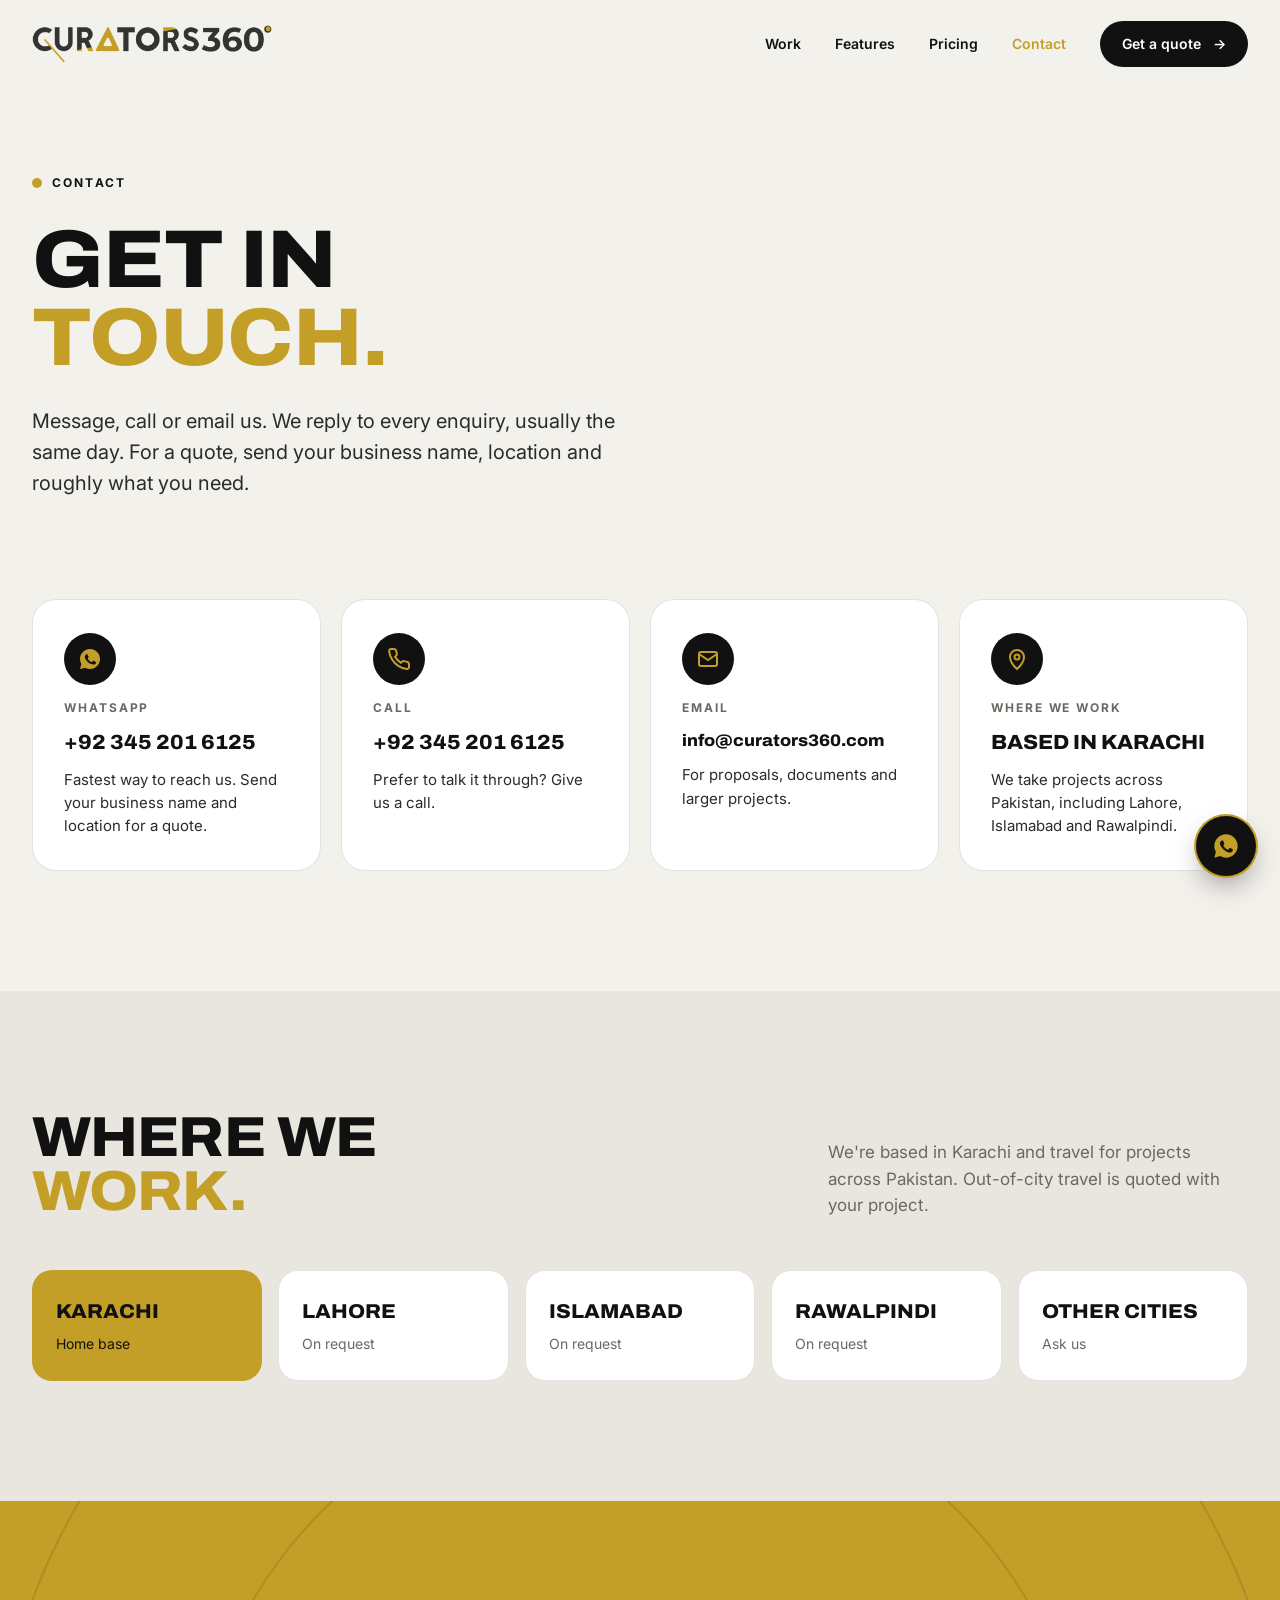
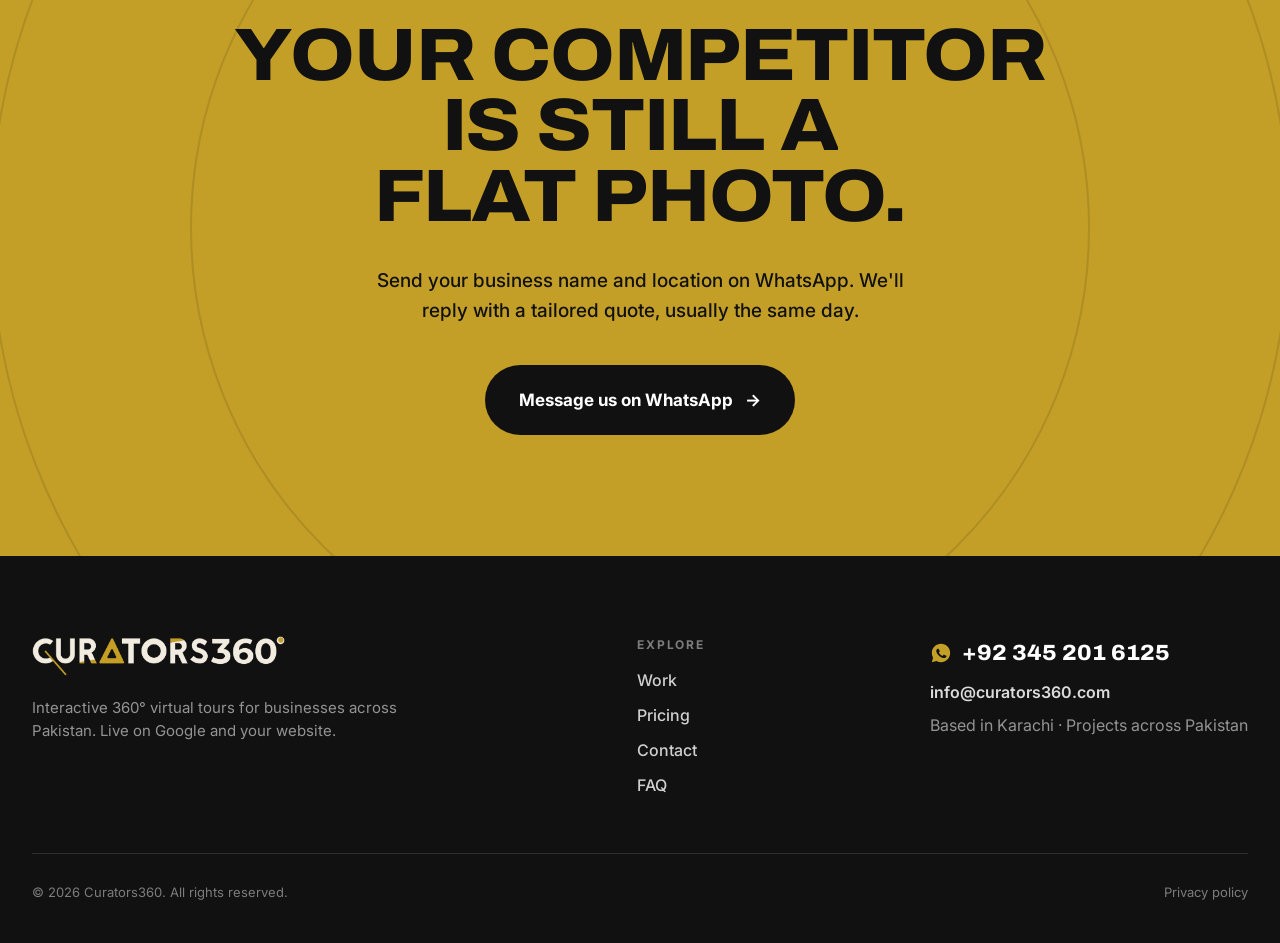
<file: contact/index.html>
<!DOCTYPE html>
<html lang="en">
<head>
<meta charset="UTF-8">
<meta name="viewport" content="width=device-width, initial-scale=1.0">
<title>Contact Curators360 | 360° Virtual Tours in Pakistan</title>
<meta name="description" content="Contact Curators360 for a 360° virtual tour quote. WhatsApp or call +92 345 201 6125 or email info@curators360.com. Based in Karachi, projects across Pakistan.">
<link rel="canonical" href="https://curators360.com/contact/">
<meta name="robots" content="index, follow, max-image-preview:large">
<meta name="theme-color" content="#111111">
<meta property="og:type" content="website">
<meta property="og:site_name" content="Curators360">
<meta property="og:locale" content="en_PK">
<meta property="og:url" content="https://curators360.com/contact/">
<meta property="og:title" content="Contact Curators360 | 360° Virtual Tours in Pakistan">
<meta property="og:description" content="Contact Curators360 for a 360° virtual tour quote. WhatsApp or call +92 345 201 6125 or email info@curators360.com. Based in Karachi, projects across Pakistan.">
<meta property="og:image" content="https://curators360.com/img/og-image-v2.jpg">
<meta property="og:image:width" content="1200">
<meta property="og:image:height" content="630">
<meta name="twitter:card" content="summary_large_image">
<meta name="twitter:title" content="Contact Curators360 | 360° Virtual Tours in Pakistan">
<meta name="twitter:description" content="Contact Curators360 for a 360° virtual tour quote. WhatsApp or call +92 345 201 6125 or email info@curators360.com. Based in Karachi, projects across Pakistan.">
<meta name="twitter:image" content="https://curators360.com/img/og-image-v2.jpg">
<link rel="icon" type="image/png" href="/favicon.png">
<link rel="icon" type="image/png" sizes="512x512" href="/favicon-512.png">
<link rel="apple-touch-icon" href="/apple-touch-icon.png">
<link rel="preconnect" href="https://fonts.googleapis.com">
<link rel="preconnect" href="https://fonts.gstatic.com" crossorigin>
<link href="https://fonts.googleapis.com/css2?family=Archivo:wdth,wght@62..125,400..900&family=Inter:wght@400;500;600;700&display=swap" rel="stylesheet">
<link rel="stylesheet" href="/assets/site.css">
<script type="application/ld+json">
{
 "@context": "https://schema.org",
 "@type": "BreadcrumbList",
 "itemListElement": [
  {
   "@type": "ListItem",
   "position": 1,
   "name": "Home",
   "item": "https://curators360.com/"
  },
  {
   "@type": "ListItem",
   "position": 2,
   "name": "Contact",
   "item": "https://curators360.com/contact/"
  }
 ]
}
</script>
<script type="application/ld+json">
{
 "@context": "https://schema.org",
 "@type": "ContactPage",
 "url": "https://curators360.com/contact/",
 "about": {
  "@id": "https://curators360.com/#business"
 }
}
</script>
</head>
<body>

<nav id="nav">
  <div class="wrap">
    <a class="logo" href="/"><img src="/curators360-dark.png" alt="Curators360" width="240" height="38"></a>
    <div class="nav-links">
      <a href="/#tours">Work</a>
      <a href="/#features">Features</a>
      <a href="/pricing/">Pricing</a>
      <a href="/contact/" class="on" aria-current="page">Contact</a>
      <a class="btn btn-ink mag" href="https://wa.me/923452016125?text=Hi%20Curators360%2C%20I%27m%20interested%20in%20a%20virtual%20tour%20for%20my%20business.">Get a quote <span class="arrow">→</span></a>
    </div>
  </div>
</nav>

<header class="page-hero">
  <div class="wrap">
    <span class="kicker fade-in">Contact</span>
    <h1 class="disp split" id="heroTitle">Get in<br><span class="gold">touch.</span></h1>
    <p class="page-lead fade-in" style="animation-delay:.45s">Message, call or email us. We reply to every enquiry, usually the same day. For a quote, send your business name, location and roughly what you need.</p>
  </div>
</header>

<section id="contact" style="padding-top:60px">
  <div class="wrap">
        <div class="contact-grid">
      <a class="c-card reveal" href="https://wa.me/923452016125?text=Hi%20Curators360%2C%20I%27d%20like%20to%20know%20more%20about%20virtual%20tours." target="_blank" rel="noopener">
        <div class="c-ic"><svg viewBox="0 0 24 24" fill="currentColor"><path d="M12.04 2C6.5 2 2 6.5 2 12.04c0 1.77.46 3.5 1.34 5.02L2 22l5.06-1.33a10 10 0 004.98 1.31C17.58 21.98 22 17.5 22 12S17.58 2 12.04 2zm5.83 14.16c-.24.69-1.42 1.32-1.96 1.37-.5.05-.97.23-3.27-.68-2.77-1.09-4.52-3.93-4.66-4.11-.13-.18-1.11-1.48-1.11-2.82 0-1.34.7-2 .95-2.27.25-.27.54-.34.72-.34h.52c.17 0 .39-.06.61.47.24.56.79 1.92.86 2.06.07.14.11.3.02.48-.09.18-.14.3-.27.46-.14.16-.29.36-.41.48-.14.14-.28.29-.12.56.16.27.71 1.17 1.52 1.9 1.05.93 1.93 1.22 2.2 1.36.27.14.43.11.59-.07.16-.18.68-.79.86-1.07.18-.27.36-.23.61-.14.25.09 1.59.75 1.86.89.27.14.45.2.52.32.07.11.07.66-.17 1.35z"/></svg></div>
        <div class="c-lab">WhatsApp</div>
        <div class="c-val">+92 345 201 6125</div>
        <div class="c-note">Fastest way to reach us. Send your business name and location for a quote.</div>
      </a>
      <a class="c-card reveal" href="tel:+923452016125">
        <div class="c-ic"><svg viewBox="0 0 24 24" fill="none" stroke="currentColor" stroke-width="2"><path d="M22 16.9v3a2 2 0 01-2.2 2 19.8 19.8 0 01-8.6-3.1 19.5 19.5 0 01-6-6A19.8 19.8 0 012.1 4.2 2 2 0 014.1 2h3a2 2 0 012 1.7c.1.9.4 1.8.7 2.7a2 2 0 01-.5 2.1L8 9.8a16 16 0 006 6l1.3-1.3a2 2 0 012.1-.4c.9.3 1.8.6 2.7.7a2 2 0 011.7 2z"/></svg></div>
        <div class="c-lab">Call</div>
        <div class="c-val">+92 345 201 6125</div>
        <div class="c-note">Prefer to talk it through? Give us a call.</div>
      </a>
      <a class="c-card reveal" href="mailto:info@curators360.com?subject=Virtual%20tour%20enquiry">
        <div class="c-ic"><svg viewBox="0 0 24 24" fill="none" stroke="currentColor" stroke-width="2"><rect x="3" y="5" width="18" height="14" rx="2"/><path d="M3 7l9 6 9-6"/></svg></div>
        <div class="c-lab">Email</div>
        <div class="c-val c-mail">info@curators360.com</div>
        <div class="c-note">For proposals, documents and larger projects.</div>
      </a>
      <div class="c-card reveal">
        <div class="c-ic"><svg viewBox="0 0 24 24" fill="none" stroke="currentColor" stroke-width="2"><path d="M12 22s7-6.2 7-12a7 7 0 10-14 0c0 5.8 7 12 7 12z"/><circle cx="12" cy="10" r="2.5"/></svg></div>
        <div class="c-lab">Where we work</div>
        <div class="c-val">Based in Karachi</div>
        <div class="c-note">We take projects across Pakistan, including Lahore, Islamabad and Rawalpindi.</div>
      </div>
    </div>
  </div>
</section>

<section style="background:var(--paper-2)">
  <div class="wrap">
    <div class="sec-top">
      <h2 class="disp split">Where we<br><span class="gold">work.</span></h2>
      <p class="reveal">We're based in Karachi and travel for projects across Pakistan. Out-of-city travel is quoted with your project.</p>
    </div>
    <div class="areas reveal">
      <div class="area"><b>Karachi</b><span>Home base</span></div>
      <div class="area"><b>Lahore</b><span>On request</span></div>
      <div class="area"><b>Islamabad</b><span>On request</span></div>
      <div class="area"><b>Rawalpindi</b><span>On request</span></div>
      <div class="area"><b>Other cities</b><span>Ask us</span></div>
    </div>
  </div>
</section>

<section class="cta">
  <div class="cta-ring" style="width:900px;height:900px"></div>
  <div class="cta-ring" style="width:1300px;height:1300px"></div>
  <div class="wrap" style="position:relative">
    <h2 class="disp split">Your competitor<br>is still a<br>flat photo.</h2>
    <p class="reveal">Send your business name and location on WhatsApp. We'll reply with a tailored quote, usually the same day.</p>
    <a class="btn btn-ink mag" style="padding:22px 34px;font-size:17px" href="https://wa.me/923452016125?text=Hi%20Curators360%2C%20I%27d%20like%20a%20quote%20for%20a%20virtual%20tour%20of%20my%20business.">Message us on WhatsApp <span class="arrow">→</span></a>
  </div>
</section>

<footer>
  <div class="wrap">
    <div class="foot">
      <div>
        <div class="logo"><img src="/curators360-light.png" alt="Curators360" width="253" height="40" loading="lazy"></div>
        <p>Interactive 360° virtual tours for businesses across Pakistan. Live on Google and your website.</p>
      </div>
      <div class="foot-nav"><div class="foot-h">Explore</div><a href="/#tours">Work</a><a href="/pricing/">Pricing</a><a href="/contact/">Contact</a><a href="/pricing/#faq">FAQ</a></div>
      <div class="foot-c">
        <a href="https://wa.me/923452016125"><svg viewBox="0 0 24 24" fill="currentColor"><path d="M12.04 2C6.5 2 2 6.5 2 12.04c0 1.77.46 3.5 1.34 5.02L2 22l5.06-1.33a10 10 0 004.98 1.31C17.58 21.98 22 17.5 22 12S17.58 2 12.04 2zm5.83 14.16c-.24.69-1.42 1.32-1.96 1.37-.5.05-.97.23-3.27-.68-2.77-1.09-4.52-3.93-4.66-4.11-.13-.18-1.11-1.48-1.11-2.82 0-1.34.7-2 .95-2.27.25-.27.54-.34.72-.34h.52c.17 0 .39-.06.61.47.24.56.79 1.92.86 2.06.07.14.11.3.02.48-.09.18-.14.3-.27.46-.14.16-.29.36-.41.48-.14.14-.28.29-.12.56.16.27.71 1.17 1.52 1.9 1.05.93 1.93 1.22 2.2 1.36.27.14.43.11.59-.07.16-.18.68-.79.86-1.07.18-.27.36-.23.61-.14.25.09 1.59.75 1.86.89.27.14.45.2.52.32.07.11.07.66-.17 1.35z"/></svg>+92 345 201 6125</a>
        <a class="foot-mail" href="mailto:info@curators360.com">info@curators360.com</a>
        <div>Based in Karachi · Projects across Pakistan</div>
      </div>
    </div>
    <div class="foot-b"><span>© 2026 Curators360. All rights reserved.</span><span class="foot-links"><a href="/privacy/">Privacy policy</a></span></div>
  </div>
</footer>

<a href="https://wa.me/923452016125?text=Hi%20Curators360%2C%20I%27m%20interested%20in%20a%20virtual%20tour." class="wa-float" aria-label="Chat on WhatsApp"><svg viewBox="0 0 24 24" fill="currentColor"><path d="M12.04 2C6.5 2 2 6.5 2 12.04c0 1.77.46 3.5 1.34 5.02L2 22l5.06-1.33a10 10 0 004.98 1.31C17.58 21.98 22 17.5 22 12S17.58 2 12.04 2zm5.83 14.16c-.24.69-1.42 1.32-1.96 1.37-.5.05-.97.23-3.27-.68-2.77-1.09-4.52-3.93-4.66-4.11-.13-.18-1.11-1.48-1.11-2.82 0-1.34.7-2 .95-2.27.25-.27.54-.34.72-.34h.52c.17 0 .39-.06.61.47.24.56.79 1.92.86 2.06.07.14.11.3.02.48-.09.18-.14.3-.27.46-.14.16-.29.36-.41.48-.14.14-.28.29-.12.56.16.27.71 1.17 1.52 1.9 1.05.93 1.93 1.22 2.2 1.36.27.14.43.11.59-.07.16-.18.68-.79.86-1.07.18-.27.36-.23.61-.14.25.09 1.59.75 1.86.89.27.14.45.2.52.32.07.11.07.66-.17 1.35z"/></svg></a>
<script src="/assets/site.js"></script>
</body>
</html>
</file>
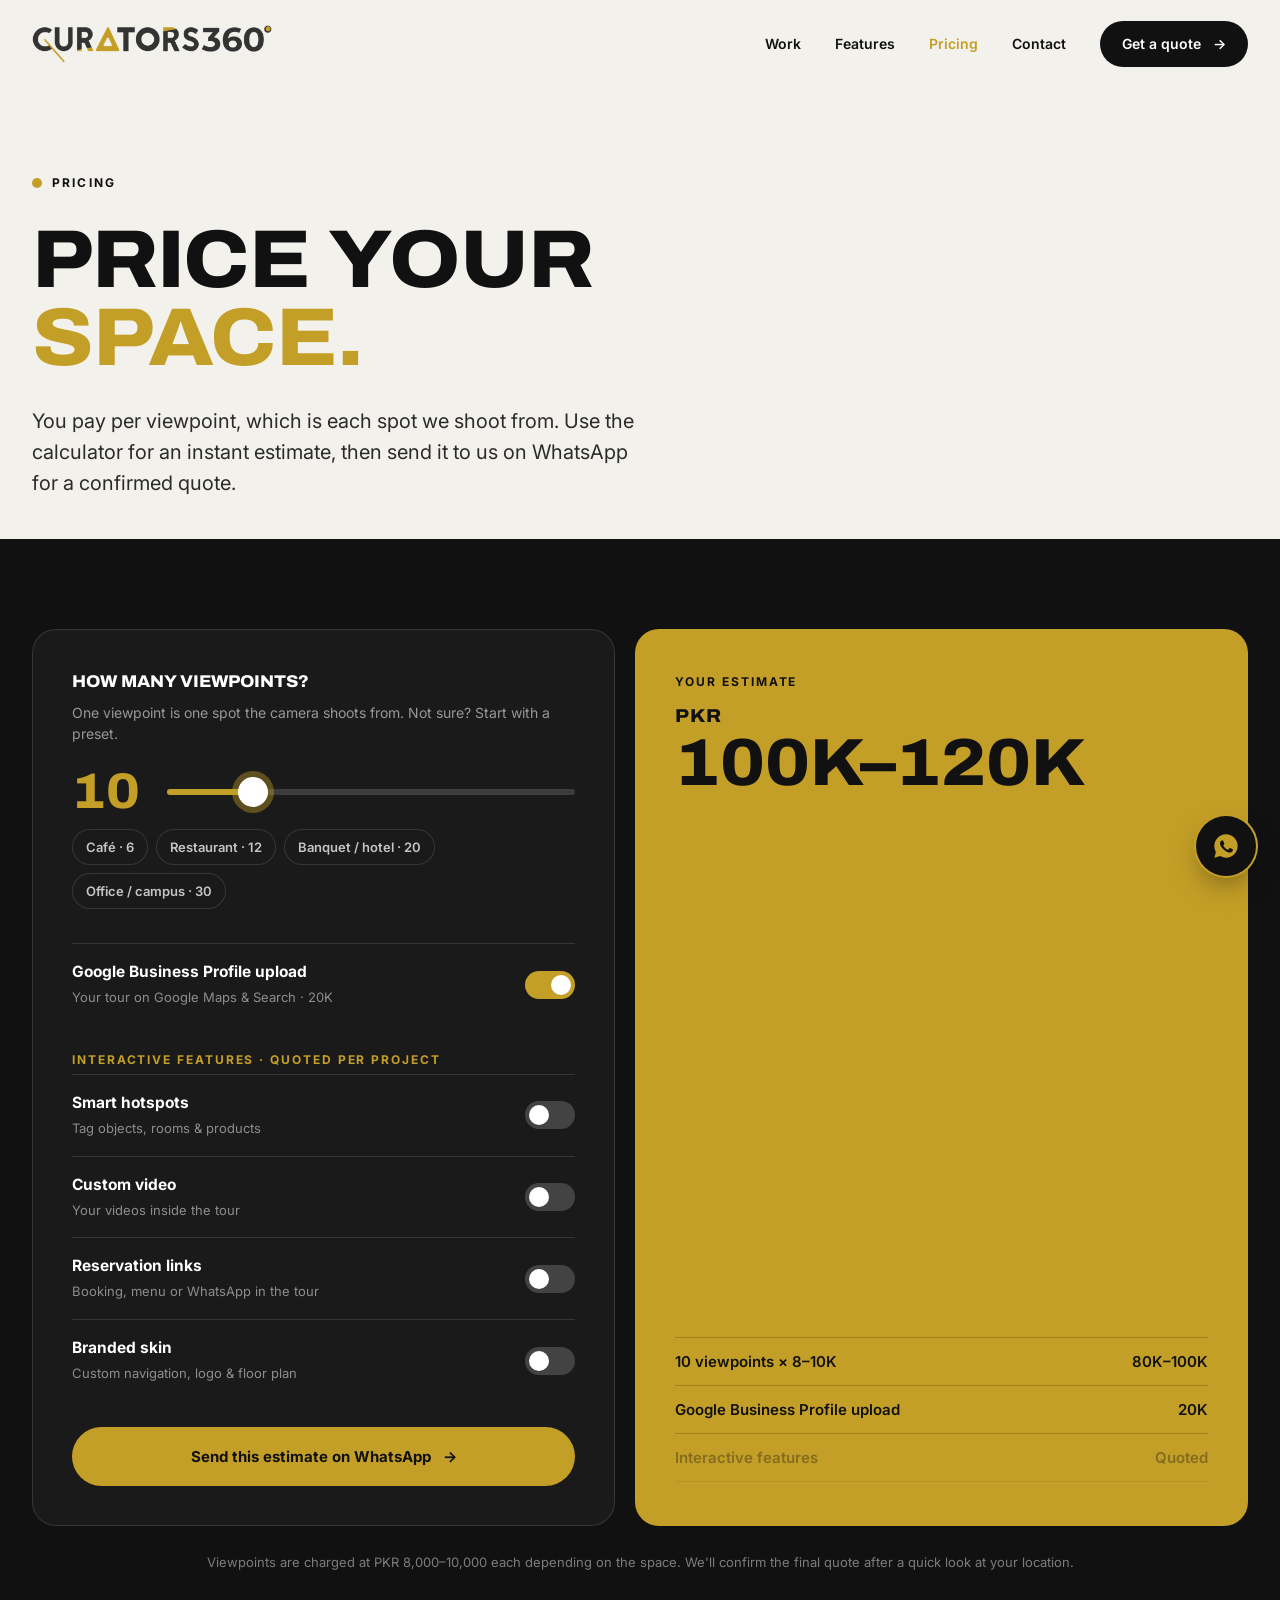
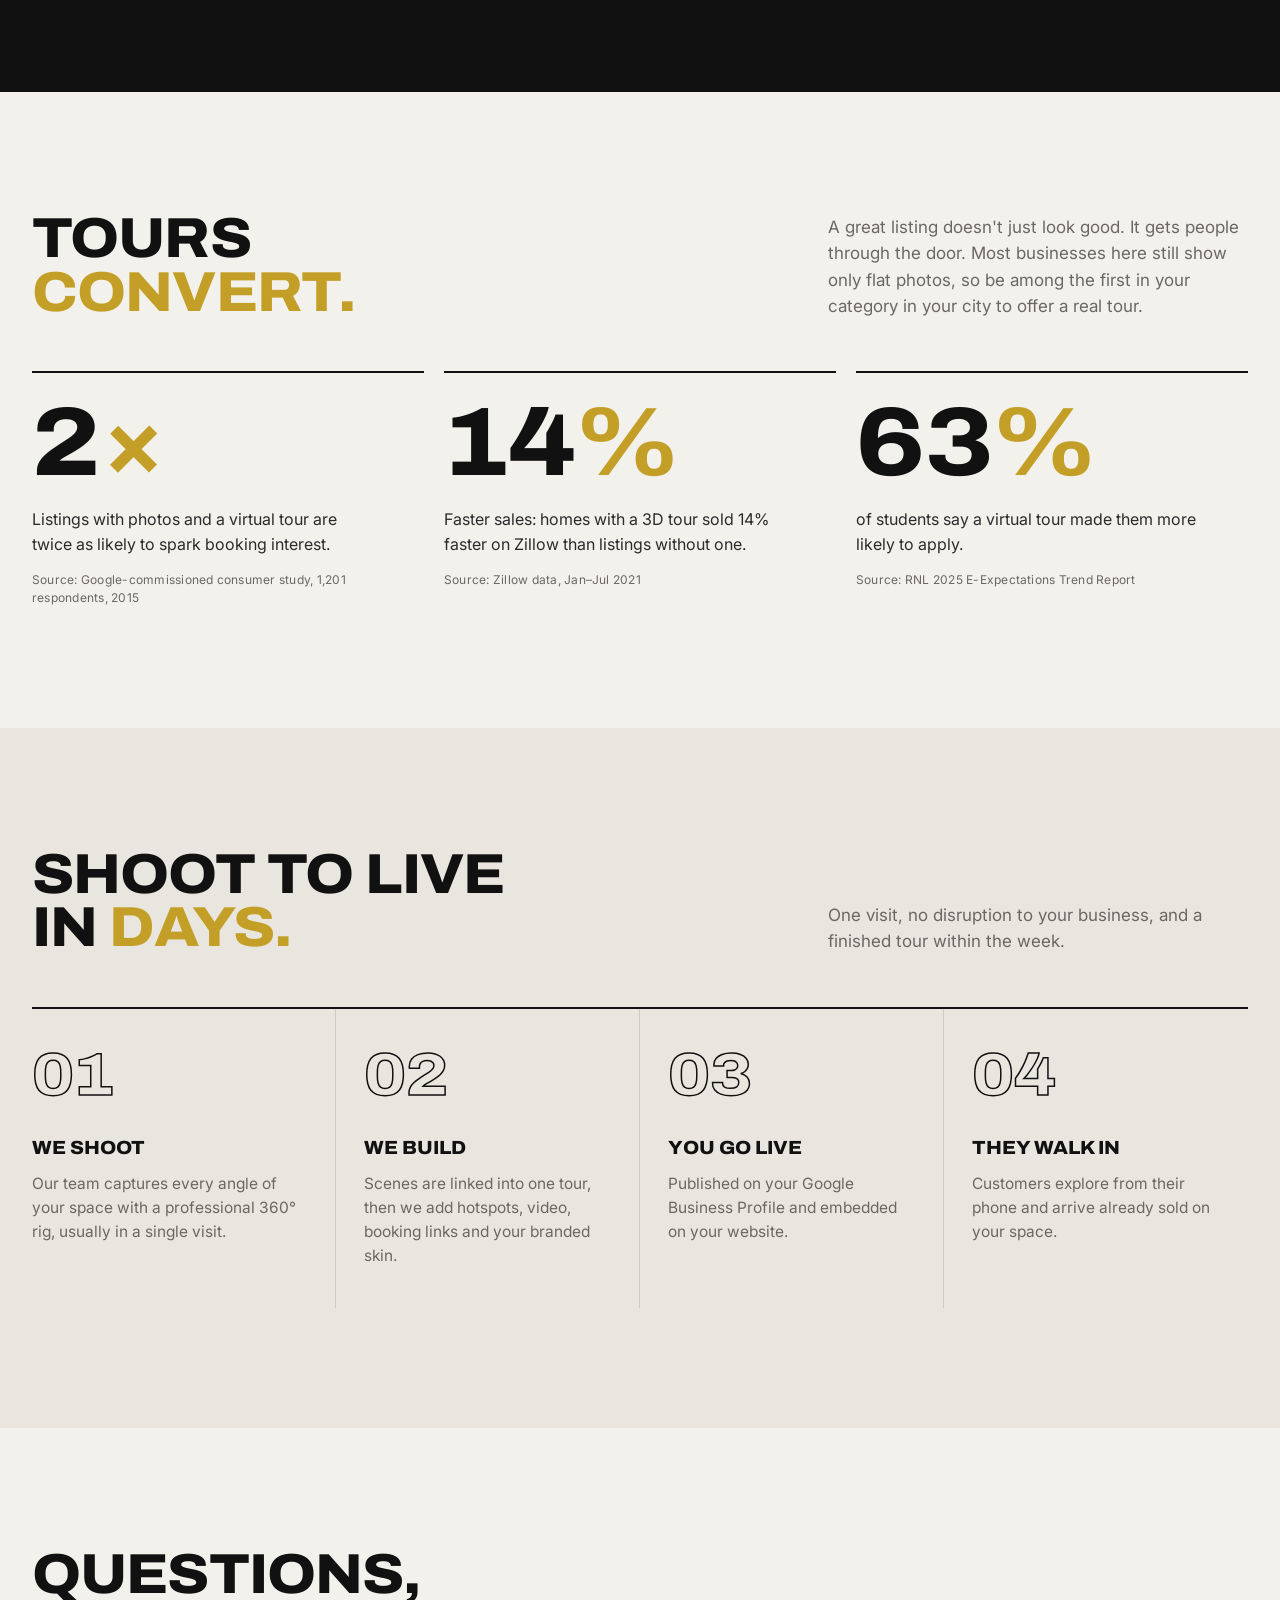
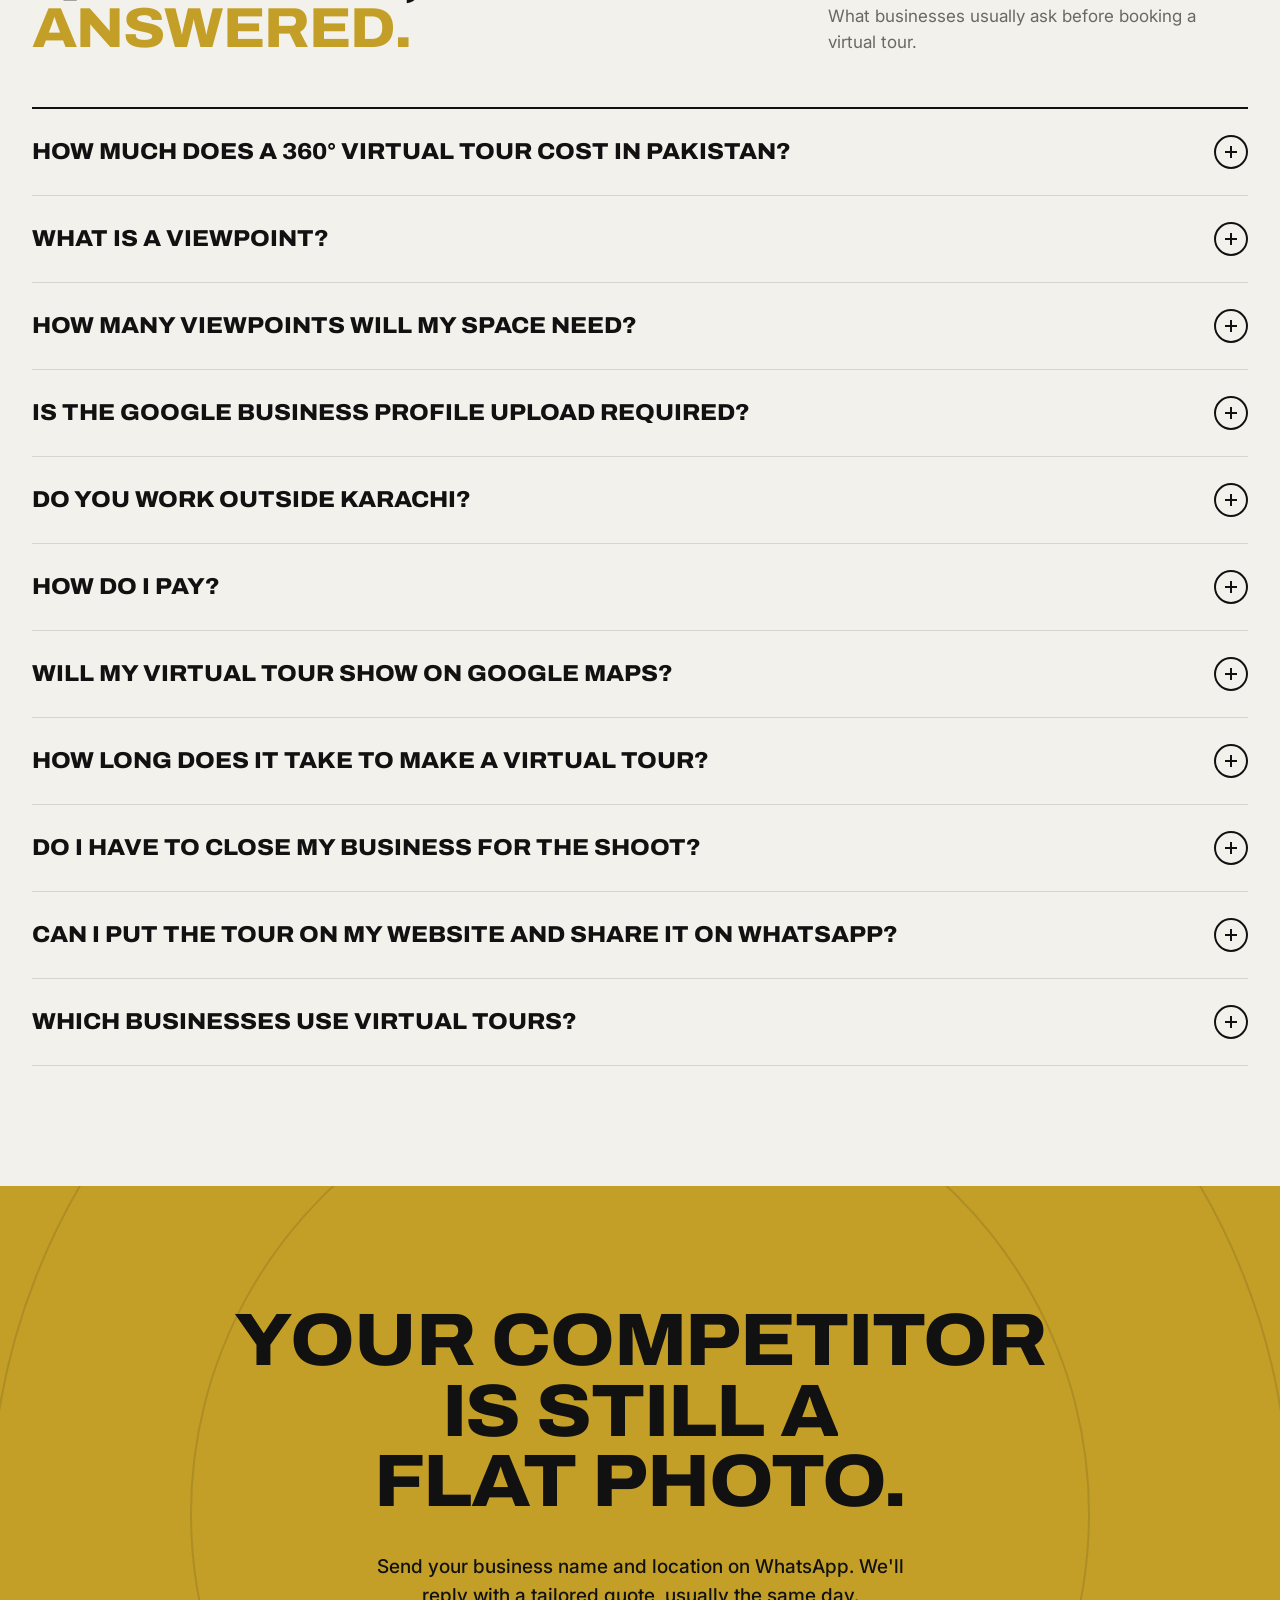
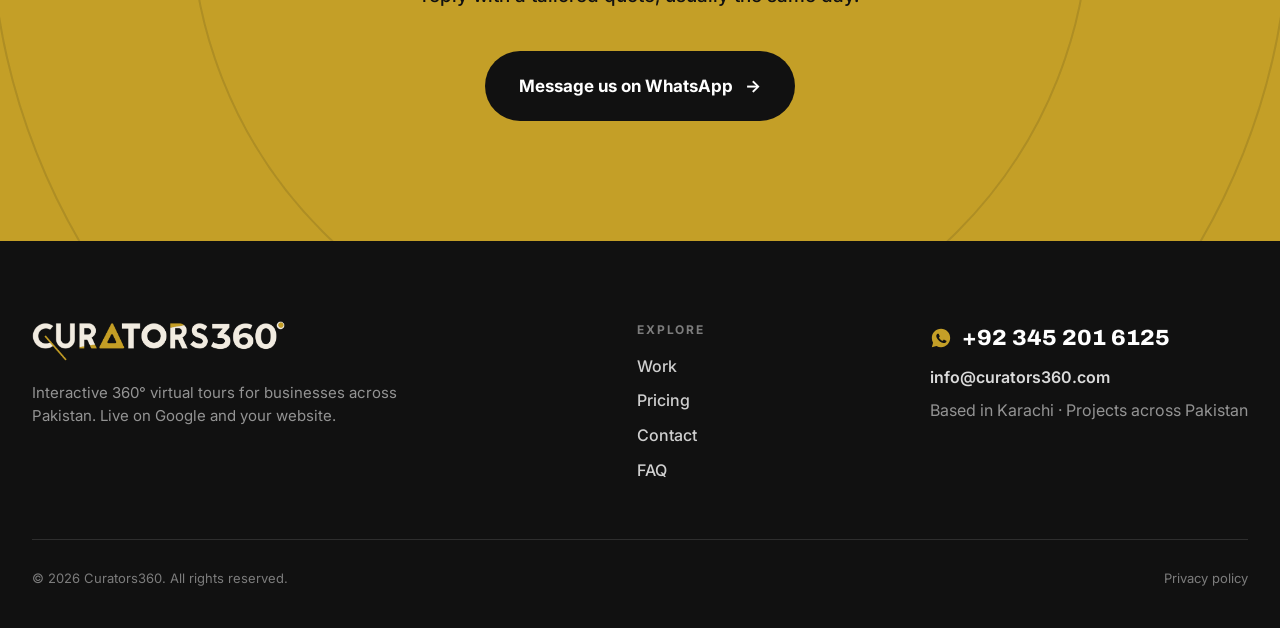
<file: pricing/index.html>
<!DOCTYPE html>
<html lang="en">
<head>
<meta charset="UTF-8">
<meta name="viewport" content="width=device-width, initial-scale=1.0">
<title>Virtual Tour Pricing in Pakistan | Curators360</title>
<meta name="description" content="360° virtual tour pricing in Pakistan: PKR 8,000–10,000 per viewpoint, plus PKR 20,000 for Google Maps upload. Get an instant estimate with our calculator.">
<link rel="canonical" href="https://curators360.com/pricing/">
<meta name="robots" content="index, follow, max-image-preview:large">
<meta name="theme-color" content="#111111">
<meta property="og:type" content="website">
<meta property="og:site_name" content="Curators360">
<meta property="og:locale" content="en_PK">
<meta property="og:url" content="https://curators360.com/pricing/">
<meta property="og:title" content="Virtual Tour Pricing in Pakistan | Curators360">
<meta property="og:description" content="360° virtual tour pricing in Pakistan: PKR 8,000–10,000 per viewpoint, plus PKR 20,000 for Google Maps upload. Get an instant estimate with our calculator.">
<meta property="og:image" content="https://curators360.com/img/og-image-v2.jpg">
<meta property="og:image:width" content="1200">
<meta property="og:image:height" content="630">
<meta name="twitter:card" content="summary_large_image">
<meta name="twitter:title" content="Virtual Tour Pricing in Pakistan | Curators360">
<meta name="twitter:description" content="360° virtual tour pricing in Pakistan: PKR 8,000–10,000 per viewpoint, plus PKR 20,000 for Google Maps upload. Get an instant estimate with our calculator.">
<meta name="twitter:image" content="https://curators360.com/img/og-image-v2.jpg">
<link rel="icon" type="image/png" href="/favicon.png">
<link rel="icon" type="image/png" sizes="512x512" href="/favicon-512.png">
<link rel="apple-touch-icon" href="/apple-touch-icon.png">
<link rel="preconnect" href="https://fonts.googleapis.com">
<link rel="preconnect" href="https://fonts.gstatic.com" crossorigin>
<link href="https://fonts.googleapis.com/css2?family=Archivo:wdth,wght@62..125,400..900&family=Inter:wght@400;500;600;700&display=swap" rel="stylesheet">
<link rel="stylesheet" href="/assets/site.css">
<script type="application/ld+json">
{
 "@context": "https://schema.org",
 "@type": "BreadcrumbList",
 "itemListElement": [
  {
   "@type": "ListItem",
   "position": 1,
   "name": "Home",
   "item": "https://curators360.com/"
  },
  {
   "@type": "ListItem",
   "position": 2,
   "name": "Pricing",
   "item": "https://curators360.com/pricing/"
  }
 ]
}
</script>
<script type="application/ld+json">
{
 "@context": "https://schema.org",
 "@type": "FAQPage",
 "mainEntity": [
  {
   "@type": "Question",
   "name": "How much does a 360° virtual tour cost in Pakistan?",
   "acceptedAnswer": {
    "@type": "Answer",
    "text": "We charge PKR 8,000–10,000 per viewpoint, depending on the space. Publishing the tour on your Google Business Profile is PKR 20,000. Interactive features like hotspots, custom video, booking links and branded skins are quoted per project."
   }
  },
  {
   "@type": "Question",
   "name": "What is a viewpoint?",
   "acceptedAnswer": {
    "@type": "Answer",
    "text": "A viewpoint is one spot the 360° camera shoots from. Each viewpoint becomes one scene in your tour, and visitors move from scene to scene to walk through your space."
   }
  },
  {
   "@type": "Question",
   "name": "How many viewpoints will my space need?",
   "acceptedAnswer": {
    "@type": "Answer",
    "text": "As a rough guide, a small café needs around 6, a restaurant around 12, a banquet hall or hotel around 20, and a large office or campus 30 or more. We confirm the exact number after a quick look at your location."
   }
  },
  {
   "@type": "Question",
   "name": "Is the Google Business Profile upload required?",
   "acceptedAnswer": {
    "@type": "Answer",
    "text": "No, it's optional. Without it you still get a tour you can put on your website and share as a link. With it, your tour also appears on your Google Maps and Search listing."
   }
  },
  {
   "@type": "Question",
   "name": "Do you work outside Karachi?",
   "acceptedAnswer": {
    "@type": "Answer",
    "text": "Yes. We are based in Karachi and take projects across Pakistan, including Lahore, Islamabad and Rawalpindi. Travel for out-of-city shoots is quoted with your project."
   }
  },
  {
   "@type": "Question",
   "name": "How do I pay?",
   "acceptedAnswer": {
    "@type": "Answer",
    "text": "Send us your estimate on WhatsApp and we'll confirm a final quote. Payment terms are agreed with the quote before the shoot."
   }
  },
  {
   "@type": "Question",
   "name": "Will my virtual tour show on Google Maps?",
   "acceptedAnswer": {
    "@type": "Answer",
    "text": "Yes. With the Google Business Profile upload, your tour is published to your listing so people can walk through your space from Google Maps and Google Search, the same way they use Street View."
   }
  },
  {
   "@type": "Question",
   "name": "How long does it take to make a virtual tour?",
   "acceptedAnswer": {
    "@type": "Answer",
    "text": "Most spaces are shot in a single visit, and the finished tour is usually ready within the week."
   }
  },
  {
   "@type": "Question",
   "name": "Do I have to close my business for the shoot?",
   "acceptedAnswer": {
    "@type": "Answer",
    "text": "No. The shoot is planned around your schedule so there is no disruption to your business."
   }
  },
  {
   "@type": "Question",
   "name": "Can I put the tour on my website and share it on WhatsApp?",
   "acceptedAnswer": {
    "@type": "Answer",
    "text": "Yes. Every tour can be embedded on your website and shared as a link on WhatsApp, Instagram or anywhere else. It works on phones and desktops without any app."
   }
  },
  {
   "@type": "Question",
   "name": "Which businesses use virtual tours?",
   "acceptedAnswer": {
    "@type": "Answer",
    "text": "Restaurants and cafés, banquet and wedding halls, coworking spaces and offices, gyms, hotels and guest houses, showrooms, clinics, salons and real estate. Any business where customers choose you by how your space looks and feels."
   }
  }
 ]
}
</script>
</head>
<body>

<nav id="nav">
  <div class="wrap">
    <a class="logo" href="/"><img src="/curators360-dark.png" alt="Curators360" width="240" height="38"></a>
    <div class="nav-links">
      <a href="/#tours">Work</a>
      <a href="/#features">Features</a>
      <a href="/pricing/" class="on" aria-current="page">Pricing</a>
      <a href="/contact/">Contact</a>
      <a class="btn btn-ink mag" href="https://wa.me/923452016125?text=Hi%20Curators360%2C%20I%27m%20interested%20in%20a%20virtual%20tour%20for%20my%20business.">Get a quote <span class="arrow">→</span></a>
    </div>
  </div>
</nav>

<header class="page-hero">
  <div class="wrap">
    <span class="kicker fade-in">Pricing</span>
    <h1 class="disp split" id="heroTitle">Price your<br><span class="gold">space.</span></h1>
    <p class="page-lead fade-in" style="animation-delay:.45s">You pay per viewpoint, which is each spot we shoot from. Use the calculator for an instant estimate, then send it to us on WhatsApp for a confirmed quote.</p>
  </div>
</header>

<section id="pricing" class="dark" style="padding-top:90px">
  <div class="wrap">
        <div class="calc">
      <div class="calc-in reveal">
        <div class="calc-q">How many viewpoints?</div>
        <p class="calc-help">One viewpoint is one spot the camera shoots from. Not sure? Start with a preset.</p>
        <div class="vp-row">
          <div class="vp-num" id="vpNum">10</div>
          <input type="range" id="vp" min="3" max="40" value="10" aria-label="Number of viewpoints">
        </div>
        <div class="presets">
          <button data-v="6">Café · 6</button>
          <button data-v="12">Restaurant · 12</button>
          <button data-v="20">Banquet / hotel · 20</button>
          <button data-v="30">Office / campus · 30</button>
        </div>
        <label class="opt"><span class="opt-t"><b>Google Business Profile upload</b><span>Your tour on Google Maps &amp; Search · 20K</span></span><input type="checkbox" id="gbp" checked><span class="sw"></span></label>
        <div class="calc-sub">Interactive features · quoted per project</div>
        <label class="opt"><span class="opt-t"><b>Smart hotspots</b><span>Tag objects, rooms &amp; products</span></span><input type="checkbox" class="addon" value="Hotspots"><span class="sw"></span></label>
        <label class="opt"><span class="opt-t"><b>Custom video</b><span>Your videos inside the tour</span></span><input type="checkbox" class="addon" value="Custom video"><span class="sw"></span></label>
        <label class="opt"><span class="opt-t"><b>Reservation links</b><span>Booking, menu or WhatsApp in the tour</span></span><input type="checkbox" class="addon" value="Reservation links"><span class="sw"></span></label>
        <label class="opt"><span class="opt-t"><b>Branded skin</b><span>Custom navigation, logo &amp; floor plan</span></span><input type="checkbox" class="addon" value="Branded skin"><span class="sw"></span></label>
        <a class="btn btn-gold" id="sendQuote" style="width:100%;justify-content:center;margin-top:26px" href="https://wa.me/923452016125" target="_blank" rel="noopener">Send this estimate on WhatsApp <span class="arrow">→</span></a>
      </div>
      <div class="calc-out reveal">
        <div>
          <div class="calc-lab">Your estimate</div>
          <div class="calc-total"><small>PKR</small><span id="tLo">0K</span>–<span id="tHi">0K</span></div>
        </div>
        <div class="calc-break">
          <div><span id="bVp">10 viewpoints × 8–10K</span><span id="bVpAmt">80K–100K</span></div>
          <div id="bGbp"><span>Google Business Profile upload</span><span>20K</span></div>
          <div id="bAdd" class="off"><span id="bAddTxt">Interactive features</span><span>Quoted</span></div>
        </div>
      </div>
    </div>
    <p class="calc-fine">Viewpoints are charged at PKR 8,000–10,000 each depending on the space. We'll confirm the final quote after a quick look at your location.</p>
  </div>
</section>

<section id="why">
  <div class="wrap">
    <div class="sec-top">
      <h2 class="disp split">Tours<br><span class="gold">convert.</span></h2>
      <p class="reveal">A great listing doesn't just look good. It gets people through the door. Most businesses here still show only flat photos, so be among the first in your category in your city to offer a real tour.</p>
    </div>
    <div class="stats">
      <div class="stat reveal"><div class="stat-n"><b data-count="2">2</b><span>×</span></div><p>Listings with photos and a virtual tour are twice as likely to spark booking interest.</p><div class="stat-src">Google-commissioned consumer study, 1,201 respondents, 2015</div></div>
      <div class="stat reveal"><div class="stat-n"><b data-count="14">14</b><span>%</span></div><p>Faster sales: homes with a 3D tour sold 14% faster on Zillow than listings without one.</p><div class="stat-src">Zillow data, Jan–Jul 2021</div></div>
      <div class="stat reveal"><div class="stat-n"><b data-count="65">65</b><span>%</span></div><p>of students say a virtual tour made them more likely to apply.</p><div class="stat-src">RNL 2025 E-Expectations Trend Report</div></div>
    </div>
  </div>
</section>

<section id="how" style="background:var(--paper-2)">
  <div class="wrap">
    <div class="sec-top">
      <h2 class="disp split">Shoot to live<br>in <span class="gold">days.</span></h2>
      <p class="reveal">One visit, no disruption to your business, and a finished tour within the week.</p>
    </div>
    <div class="steps reveal">
      <div class="step"><div class="step-n">01</div><h3>We shoot</h3><p>Our team captures every angle of your space with a professional 360° rig, usually in a single visit.</p></div>
      <div class="step"><div class="step-n">02</div><h3>We build</h3><p>Scenes are linked into one tour, then we add hotspots, video, booking links and your branded skin.</p></div>
      <div class="step"><div class="step-n">03</div><h3>You go live</h3><p>Published on your Google Business Profile and embedded on your website.</p></div>
      <div class="step"><div class="step-n">04</div><h3>They walk in</h3><p>Customers explore from their phone and arrive already sold on your space.</p></div>
    </div>
  </div>
</section>

<section id="faq">
  <div class="wrap">
    <div class="sec-top">
      <h2 class="disp split">Questions,<br><span class="gold">answered.</span></h2>
      <p class="reveal">What businesses usually ask before booking a virtual tour.</p>
    </div>
    <div class="faq-list reveal">
      <details><summary><h3 style="font:inherit">How much does a 360° virtual tour cost in Pakistan?</h3><i></i></summary><p>We charge PKR 8,000–10,000 per viewpoint, depending on the space. Publishing the tour on your Google Business Profile is PKR 20,000. Interactive features like hotspots, custom video, booking links and branded skins are quoted per project.</p></details>
      <details><summary><h3 style="font:inherit">What is a viewpoint?</h3><i></i></summary><p>A viewpoint is one spot the 360° camera shoots from. Each viewpoint becomes one scene in your tour, and visitors move from scene to scene to walk through your space.</p></details>
      <details><summary><h3 style="font:inherit">How many viewpoints will my space need?</h3><i></i></summary><p>As a rough guide, a small café needs around 6, a restaurant around 12, a banquet hall or hotel around 20, and a large office or campus 30 or more. We confirm the exact number after a quick look at your location.</p></details>
      <details><summary><h3 style="font:inherit">Is the Google Business Profile upload required?</h3><i></i></summary><p>No, it's optional. Without it you still get a tour you can put on your website and share as a link. With it, your tour also appears on your Google Maps and Search listing.</p></details>
      <details><summary><h3 style="font:inherit">Do you work outside Karachi?</h3><i></i></summary><p>Yes. We are based in Karachi and take projects across Pakistan, including Lahore, Islamabad and Rawalpindi. Travel for out-of-city shoots is quoted with your project.</p></details>
      <details><summary><h3 style="font:inherit">How do I pay?</h3><i></i></summary><p>Send us your estimate on WhatsApp and we'll confirm a final quote. Payment terms are agreed with the quote before the shoot.</p></details>
      <details><summary><h3 style="font:inherit">Will my virtual tour show on Google Maps?</h3><i></i></summary><p>Yes. With the Google Business Profile upload, your tour is published to your listing so people can walk through your space from Google Maps and Google Search, the same way they use Street View.</p></details>
      <details><summary><h3 style="font:inherit">How long does it take to make a virtual tour?</h3><i></i></summary><p>Most spaces are shot in a single visit, and the finished tour is usually ready within the week.</p></details>
      <details><summary><h3 style="font:inherit">Do I have to close my business for the shoot?</h3><i></i></summary><p>No. The shoot is planned around your schedule so there is no disruption to your business.</p></details>
      <details><summary><h3 style="font:inherit">Can I put the tour on my website and share it on WhatsApp?</h3><i></i></summary><p>Yes. Every tour can be embedded on your website and shared as a link on WhatsApp, Instagram or anywhere else. It works on phones and desktops without any app.</p></details>
      <details><summary><h3 style="font:inherit">Which businesses use virtual tours?</h3><i></i></summary><p>Restaurants and cafés, banquet and wedding halls, coworking spaces and offices, gyms, hotels and guest houses, showrooms, clinics, salons and real estate. Any business where customers choose you by how your space looks and feels.</p></details>
    </div>
  </div>
</section>

<section class="cta">
  <div class="cta-ring" style="width:900px;height:900px"></div>
  <div class="cta-ring" style="width:1300px;height:1300px"></div>
  <div class="wrap" style="position:relative">
    <h2 class="disp split">Your competitor<br>is still a<br>flat photo.</h2>
    <p class="reveal">Send your business name and location on WhatsApp. We'll reply with a tailored quote, usually the same day.</p>
    <a class="btn btn-ink mag" style="padding:22px 34px;font-size:17px" href="https://wa.me/923452016125?text=Hi%20Curators360%2C%20I%27d%20like%20a%20quote%20for%20a%20virtual%20tour%20of%20my%20business.">Message us on WhatsApp <span class="arrow">→</span></a>
  </div>
</section>

<footer>
  <div class="wrap">
    <div class="foot">
      <div>
        <div class="logo"><img src="/curators360-light.png" alt="Curators360" width="253" height="40" loading="lazy"></div>
        <p>Interactive 360° virtual tours for businesses across Pakistan. Live on Google and your website.</p>
      </div>
      <div class="foot-nav"><div class="foot-h">Explore</div><a href="/#tours">Work</a><a href="/pricing/">Pricing</a><a href="/contact/">Contact</a><a href="/pricing/#faq">FAQ</a></div>
      <div class="foot-c">
        <a href="https://wa.me/923452016125"><svg viewBox="0 0 24 24" fill="currentColor"><path d="M12.04 2C6.5 2 2 6.5 2 12.04c0 1.77.46 3.5 1.34 5.02L2 22l5.06-1.33a10 10 0 004.98 1.31C17.58 21.98 22 17.5 22 12S17.58 2 12.04 2zm5.83 14.16c-.24.69-1.42 1.32-1.96 1.37-.5.05-.97.23-3.27-.68-2.77-1.09-4.52-3.93-4.66-4.11-.13-.18-1.11-1.48-1.11-2.82 0-1.34.7-2 .95-2.27.25-.27.54-.34.72-.34h.52c.17 0 .39-.06.61.47.24.56.79 1.92.86 2.06.07.14.11.3.02.48-.09.18-.14.3-.27.46-.14.16-.29.36-.41.48-.14.14-.28.29-.12.56.16.27.71 1.17 1.52 1.9 1.05.93 1.93 1.22 2.2 1.36.27.14.43.11.59-.07.16-.18.68-.79.86-1.07.18-.27.36-.23.61-.14.25.09 1.59.75 1.86.89.27.14.45.2.52.32.07.11.07.66-.17 1.35z"/></svg>+92 345 201 6125</a>
        <a class="foot-mail" href="mailto:info@curators360.com">info@curators360.com</a>
        <div>Based in Karachi · Projects across Pakistan</div>
      </div>
    </div>
    <div class="foot-b"><span>© 2026 Curators360. All rights reserved.</span><span class="foot-links"><a href="/privacy/">Privacy policy</a></span></div>
  </div>
</footer>

<a href="https://wa.me/923452016125?text=Hi%20Curators360%2C%20I%27m%20interested%20in%20a%20virtual%20tour." class="wa-float" aria-label="Chat on WhatsApp"><svg viewBox="0 0 24 24" fill="currentColor"><path d="M12.04 2C6.5 2 2 6.5 2 12.04c0 1.77.46 3.5 1.34 5.02L2 22l5.06-1.33a10 10 0 004.98 1.31C17.58 21.98 22 17.5 22 12S17.58 2 12.04 2zm5.83 14.16c-.24.69-1.42 1.32-1.96 1.37-.5.05-.97.23-3.27-.68-2.77-1.09-4.52-3.93-4.66-4.11-.13-.18-1.11-1.48-1.11-2.82 0-1.34.7-2 .95-2.27.25-.27.54-.34.72-.34h.52c.17 0 .39-.06.61.47.24.56.79 1.92.86 2.06.07.14.11.3.02.48-.09.18-.14.3-.27.46-.14.16-.29.36-.41.48-.14.14-.28.29-.12.56.16.27.71 1.17 1.52 1.9 1.05.93 1.93 1.22 2.2 1.36.27.14.43.11.59-.07.16-.18.68-.79.86-1.07.18-.27.36-.23.61-.14.25.09 1.59.75 1.86.89.27.14.45.2.52.32.07.11.07.66-.17 1.35z"/></svg></a>
<script src="/assets/site.js"></script>
</body>
</html>
</file>
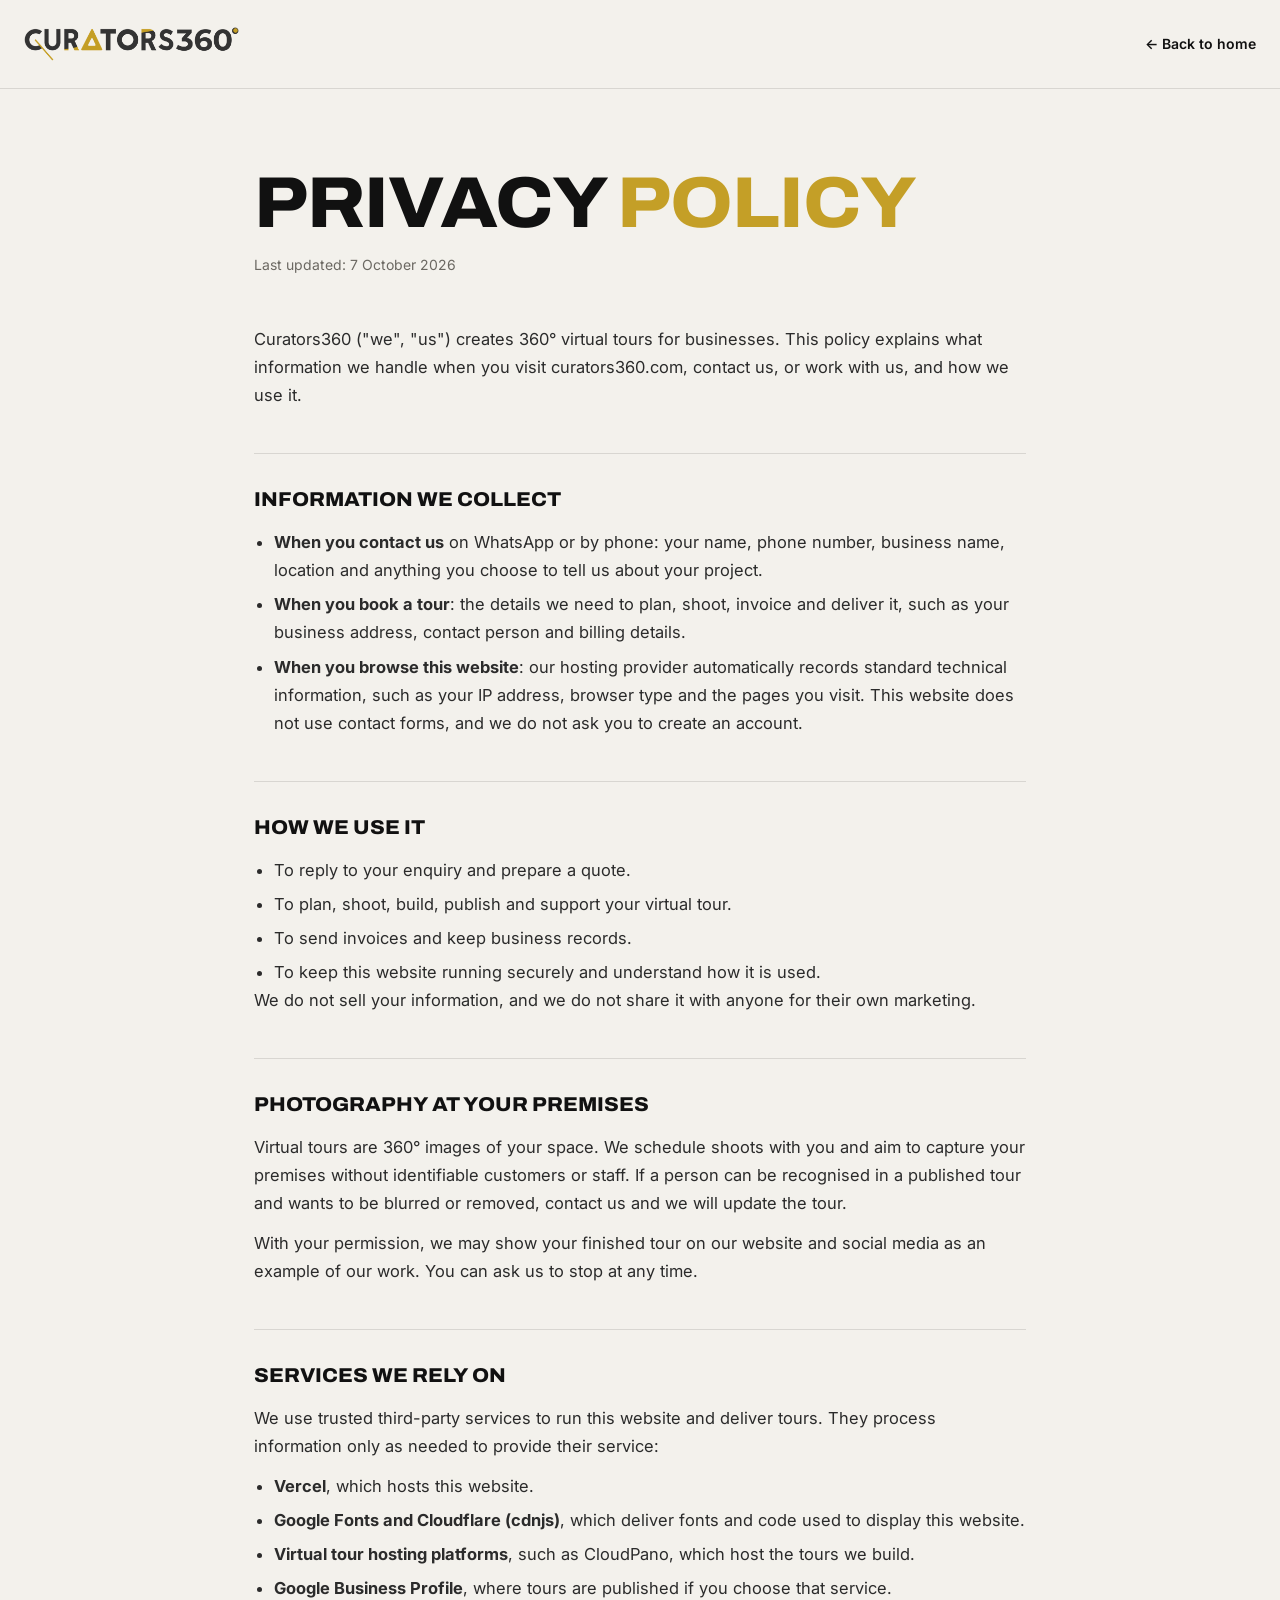
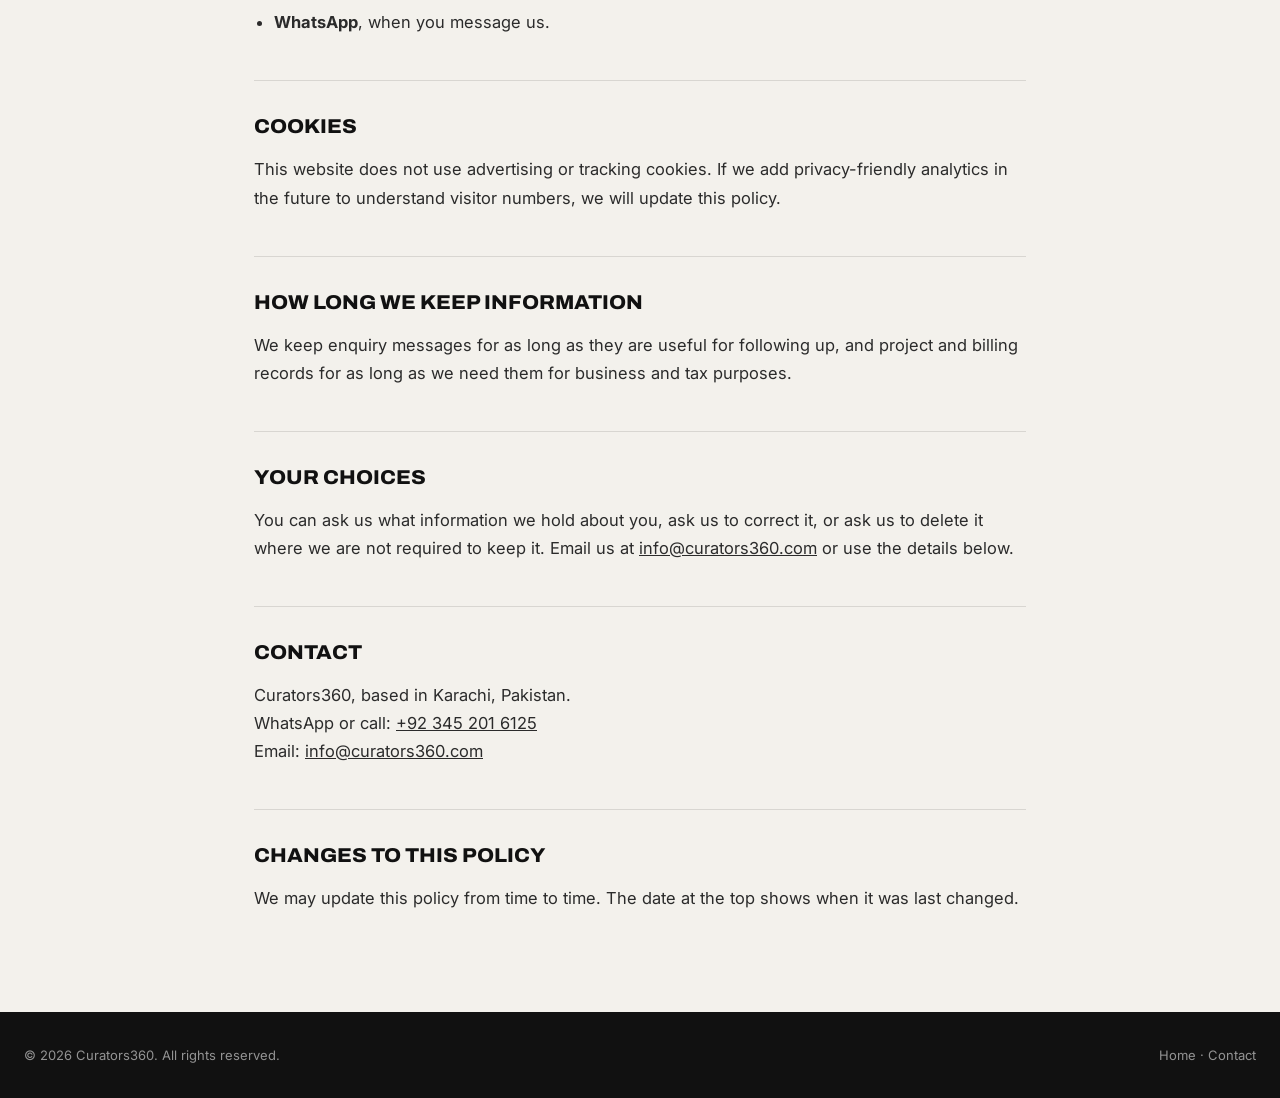
<file: privacy/index.html>
<!DOCTYPE html>
<html lang="en">
<head>
<meta charset="UTF-8">
<meta name="viewport" content="width=device-width, initial-scale=1.0">
<title>Privacy Policy | Curators360</title>
<meta name="description" content="How Curators360 handles information when you visit curators360.com, contact us, or book a virtual tour.">
<link rel="canonical" href="https://curators360.com/privacy/">
<link rel="icon" type="image/png" href="/favicon.png">
<link rel="apple-touch-icon" href="/apple-touch-icon.png">
<link rel="preconnect" href="https://fonts.googleapis.com">
<link rel="preconnect" href="https://fonts.gstatic.com" crossorigin>
<link href="https://fonts.googleapis.com/css2?family=Archivo:wdth,wght@62..125,800&family=Inter:wght@400;500;600;700&display=swap" rel="stylesheet">
<style>
:root{--ink:#111;--char:#2b2b2b;--paper:#f3f1ec;--gold:#c49f27;--mute:#6b6862;--line:rgba(17,17,17,.12)}
*{margin:0;padding:0;box-sizing:border-box}
body{background:var(--paper);color:var(--ink);font-family:'Inter',sans-serif;line-height:1.7;-webkit-font-smoothing:antialiased}
a{color:inherit}
.wrap{max-width:820px;margin:0 auto;padding:0 24px}
header{border-bottom:1px solid var(--line)}
header .wrap{max-width:1320px;display:flex;align-items:center;justify-content:space-between;height:88px}
header img{height:34px;width:auto;display:block}
.back{font-size:14px;font-weight:600;text-decoration:none}
.back:hover{color:var(--gold)}
main{padding:80px 0 100px}
h1{font-family:'Archivo',sans-serif;font-weight:800;font-stretch:108%;text-transform:uppercase;letter-spacing:-.015em;line-height:.95;font-size:clamp(38px,6vw,72px);margin-bottom:16px}
h1 span{color:var(--gold)}
.updated{color:var(--mute);font-size:14px;margin-bottom:48px}
h2{font-family:'Archivo',sans-serif;font-weight:800;font-stretch:106%;text-transform:uppercase;font-size:20px;margin:44px 0 12px;padding-top:28px;border-top:1px solid var(--line)}
p,li{color:var(--char);font-size:16.5px}
p+p{margin-top:12px}
ul{margin:12px 0 0 20px}
li+li{margin-top:6px}
footer{background:var(--ink);color:rgba(255,255,255,.55);font-size:13px;padding:32px 0}
footer .wrap{max-width:1320px;display:flex;justify-content:space-between;gap:16px;flex-wrap:wrap}
footer a{text-decoration:none}
footer a:hover{color:var(--gold)}
</style>
</head>
<body>
<header><div class="wrap"><a href="/"><img src="/curators360-dark.png" alt="Curators360" width="215" height="34"></a><a class="back" href="/">← Back to home</a></div></header>
<main>
  <div class="wrap">
    <h1>Privacy <span>policy</span></h1>
    <p class="updated">Last updated: 7 October 2026</p>

    <p>Curators360 ("we", "us") creates 360° virtual tours for businesses. This policy explains what information we handle when you visit curators360.com, contact us, or work with us, and how we use it.</p>

    <h2>Information we collect</h2>
    <ul>
      <li><b>When you contact us</b> on WhatsApp or by phone: your name, phone number, business name, location and anything you choose to tell us about your project.</li>
      <li><b>When you book a tour</b>: the details we need to plan, shoot, invoice and deliver it, such as your business address, contact person and billing details.</li>
      <li><b>When you browse this website</b>: our hosting provider automatically records standard technical information, such as your IP address, browser type and the pages you visit. This website does not use contact forms, and we do not ask you to create an account.</li>
    </ul>

    <h2>How we use it</h2>
    <ul>
      <li>To reply to your enquiry and prepare a quote.</li>
      <li>To plan, shoot, build, publish and support your virtual tour.</li>
      <li>To send invoices and keep business records.</li>
      <li>To keep this website running securely and understand how it is used.</li>
    </ul>
    <p>We do not sell your information, and we do not share it with anyone for their own marketing.</p>

    <h2>Photography at your premises</h2>
    <p>Virtual tours are 360° images of your space. We schedule shoots with you and aim to capture your premises without identifiable customers or staff. If a person can be recognised in a published tour and wants to be blurred or removed, contact us and we will update the tour.</p>
    <p>With your permission, we may show your finished tour on our website and social media as an example of our work. You can ask us to stop at any time.</p>

    <h2>Services we rely on</h2>
    <p>We use trusted third-party services to run this website and deliver tours. They process information only as needed to provide their service:</p>
    <ul>
      <li><b>Vercel</b>, which hosts this website.</li>
      <li><b>Google Fonts and Cloudflare (cdnjs)</b>, which deliver fonts and code used to display this website.</li>
      <li><b>Virtual tour hosting platforms</b>, such as CloudPano, which host the tours we build.</li>
      <li><b>Google Business Profile</b>, where tours are published if you choose that service.</li>
      <li><b>WhatsApp</b>, when you message us.</li>
    </ul>

    <h2>Cookies</h2>
    <p>This website does not use advertising or tracking cookies. If we add privacy-friendly analytics in the future to understand visitor numbers, we will update this policy.</p>

    <h2>How long we keep information</h2>
    <p>We keep enquiry messages for as long as they are useful for following up, and project and billing records for as long as we need them for business and tax purposes.</p>

    <h2>Your choices</h2>
    <p>You can ask us what information we hold about you, ask us to correct it, or ask us to delete it where we are not required to keep it. Email us at <a href="mailto:info@curators360.com">info@curators360.com</a> or use the details below.</p>

    <h2>Contact</h2>
    <p>Curators360, based in Karachi, Pakistan.<br>
    WhatsApp or call: <a href="https://wa.me/923452016125">+92 345 201 6125</a><br>
    Email: <a href="mailto:info@curators360.com">info@curators360.com</a></p>

    <h2>Changes to this policy</h2>
    <p>We may update this policy from time to time. The date at the top shows when it was last changed.</p>
  </div>
</main>
<footer><div class="wrap"><span>© 2026 Curators360. All rights reserved.</span><span><a href="/">Home</a> · <a href="/#contact">Contact</a></span></div></footer>
</body>
</html>
</file>
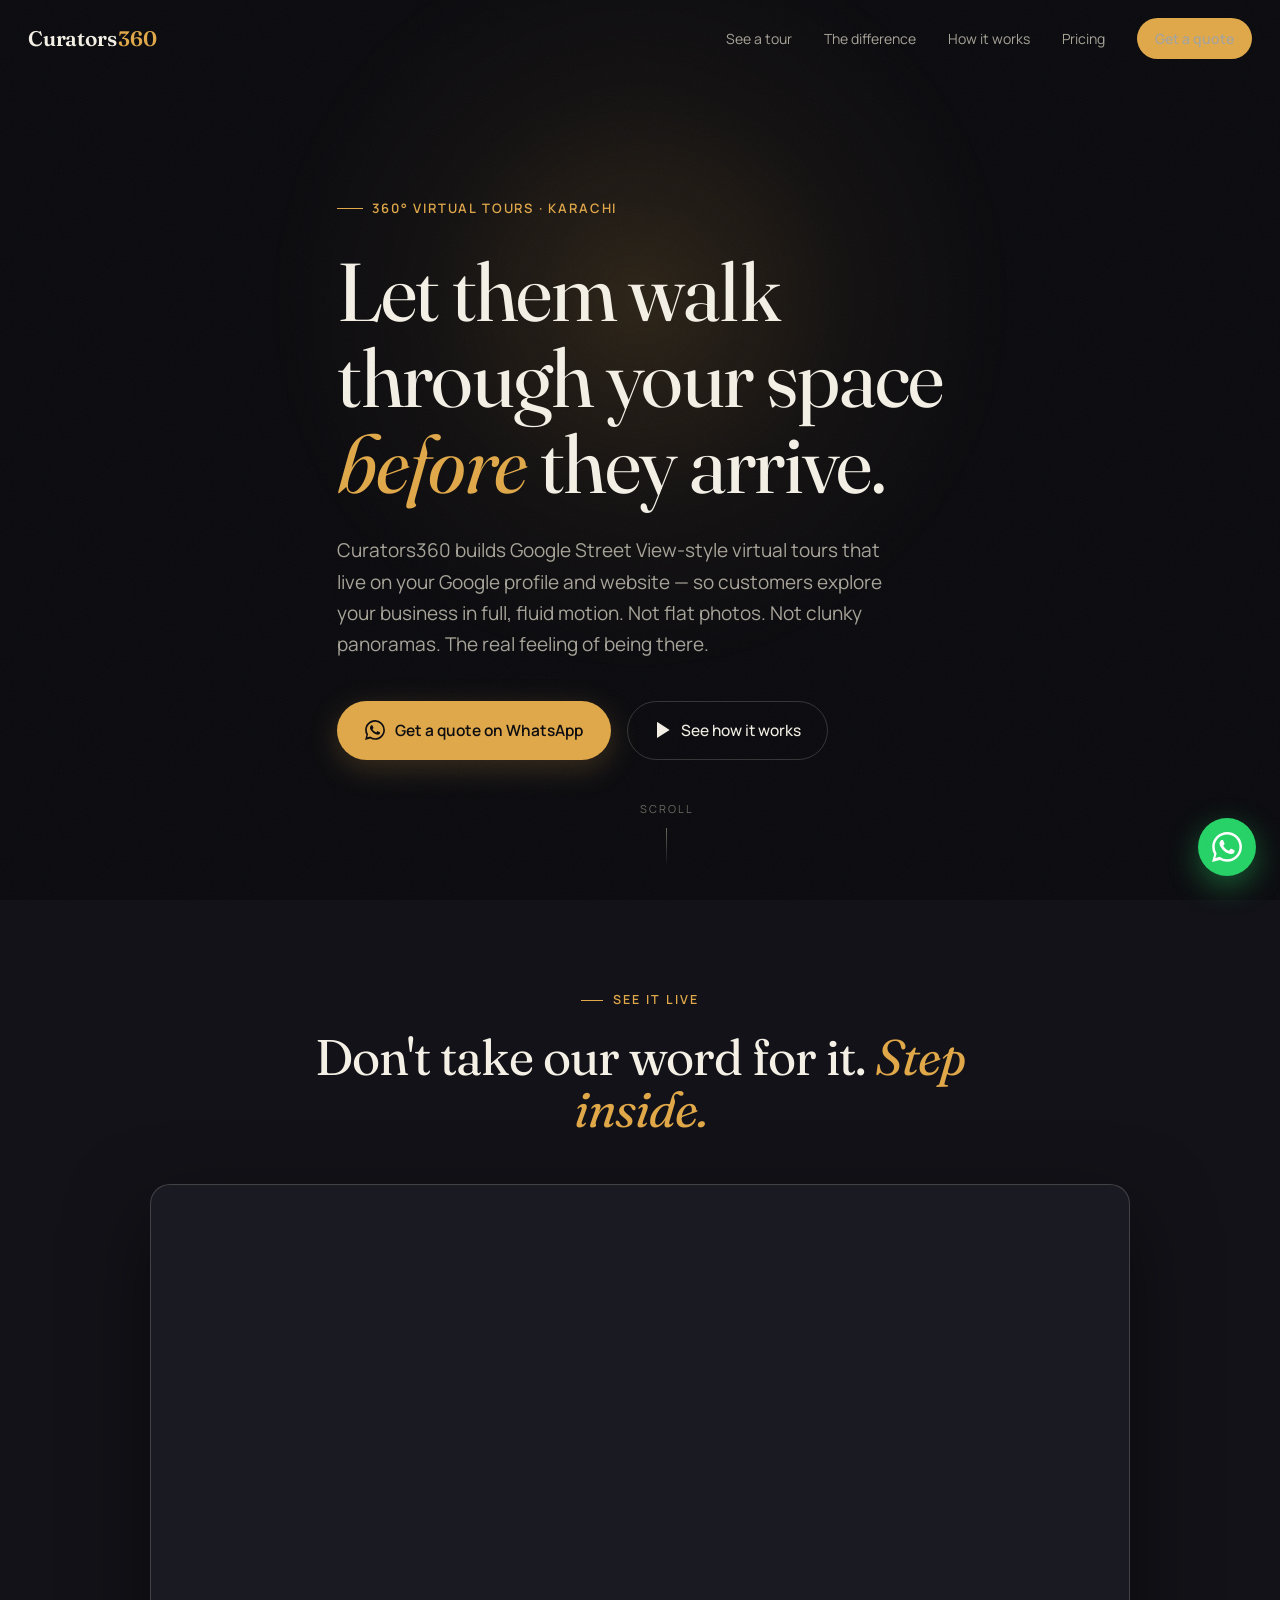
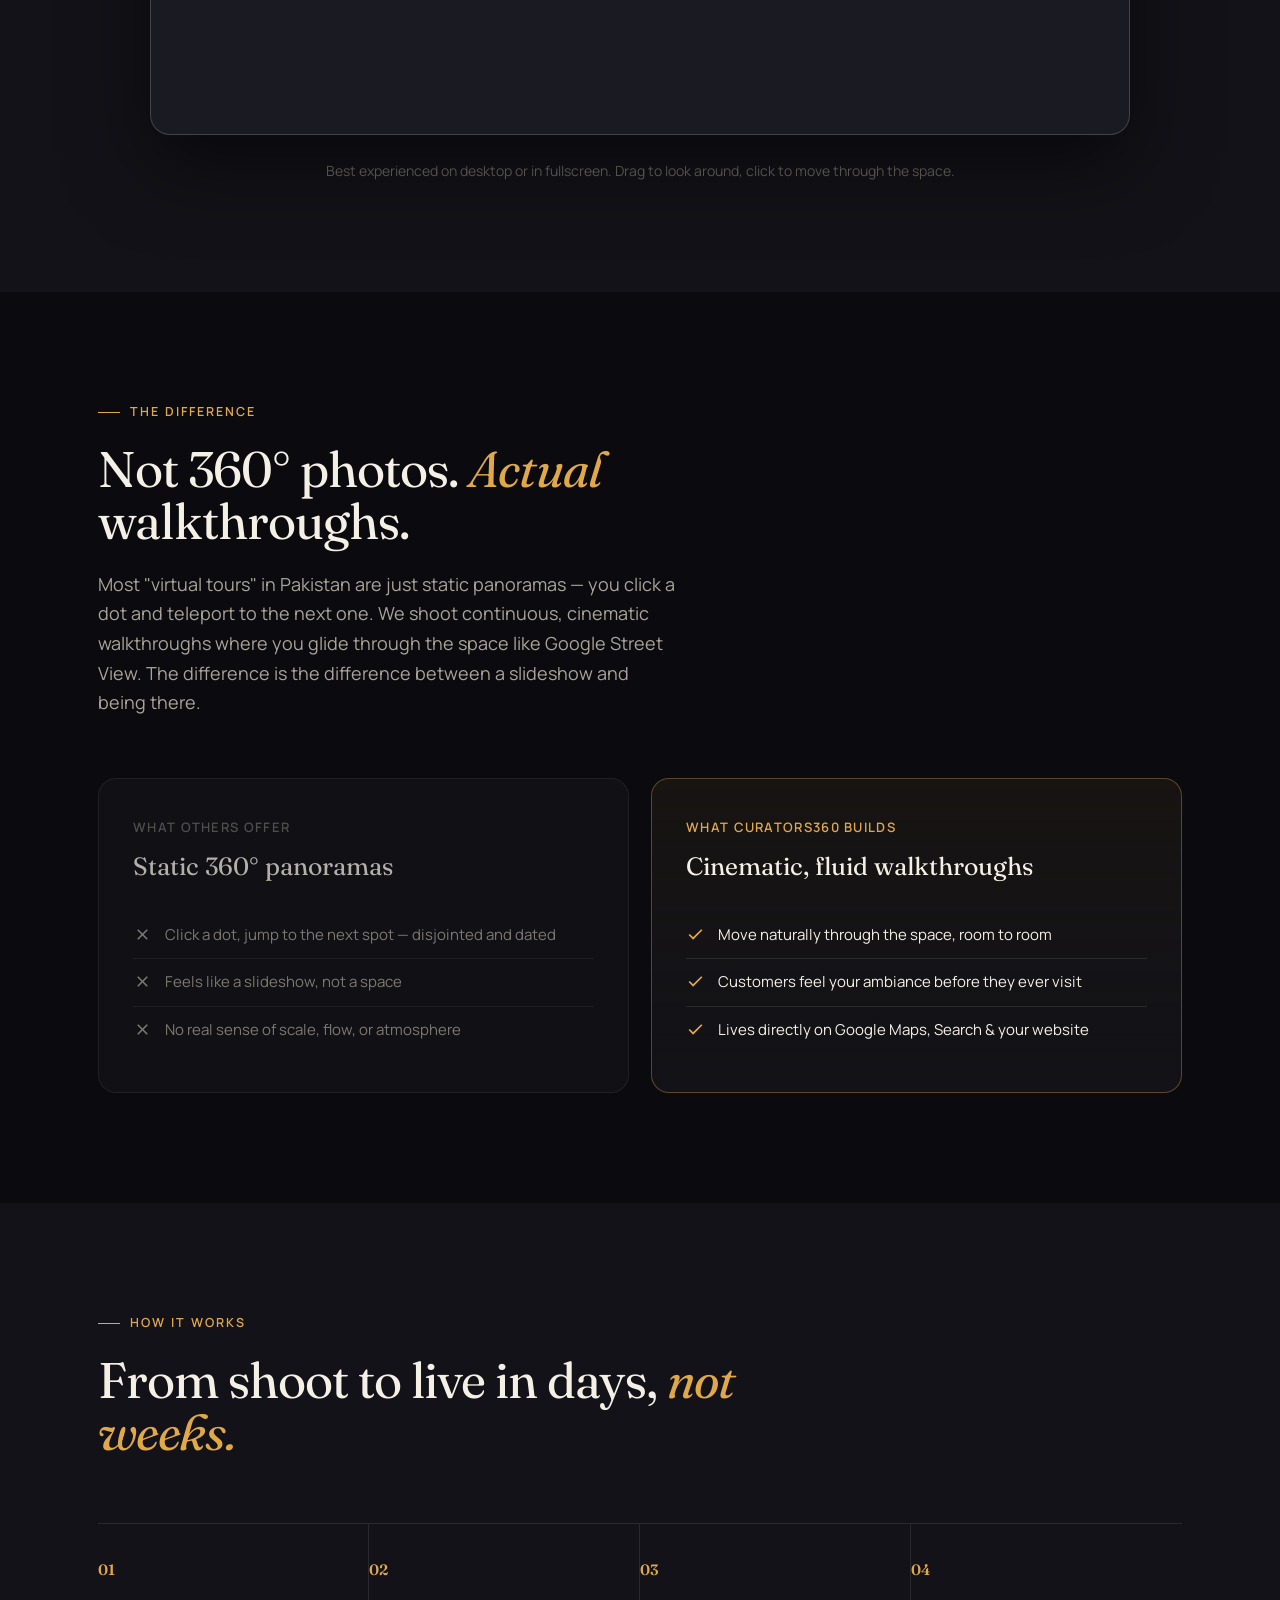
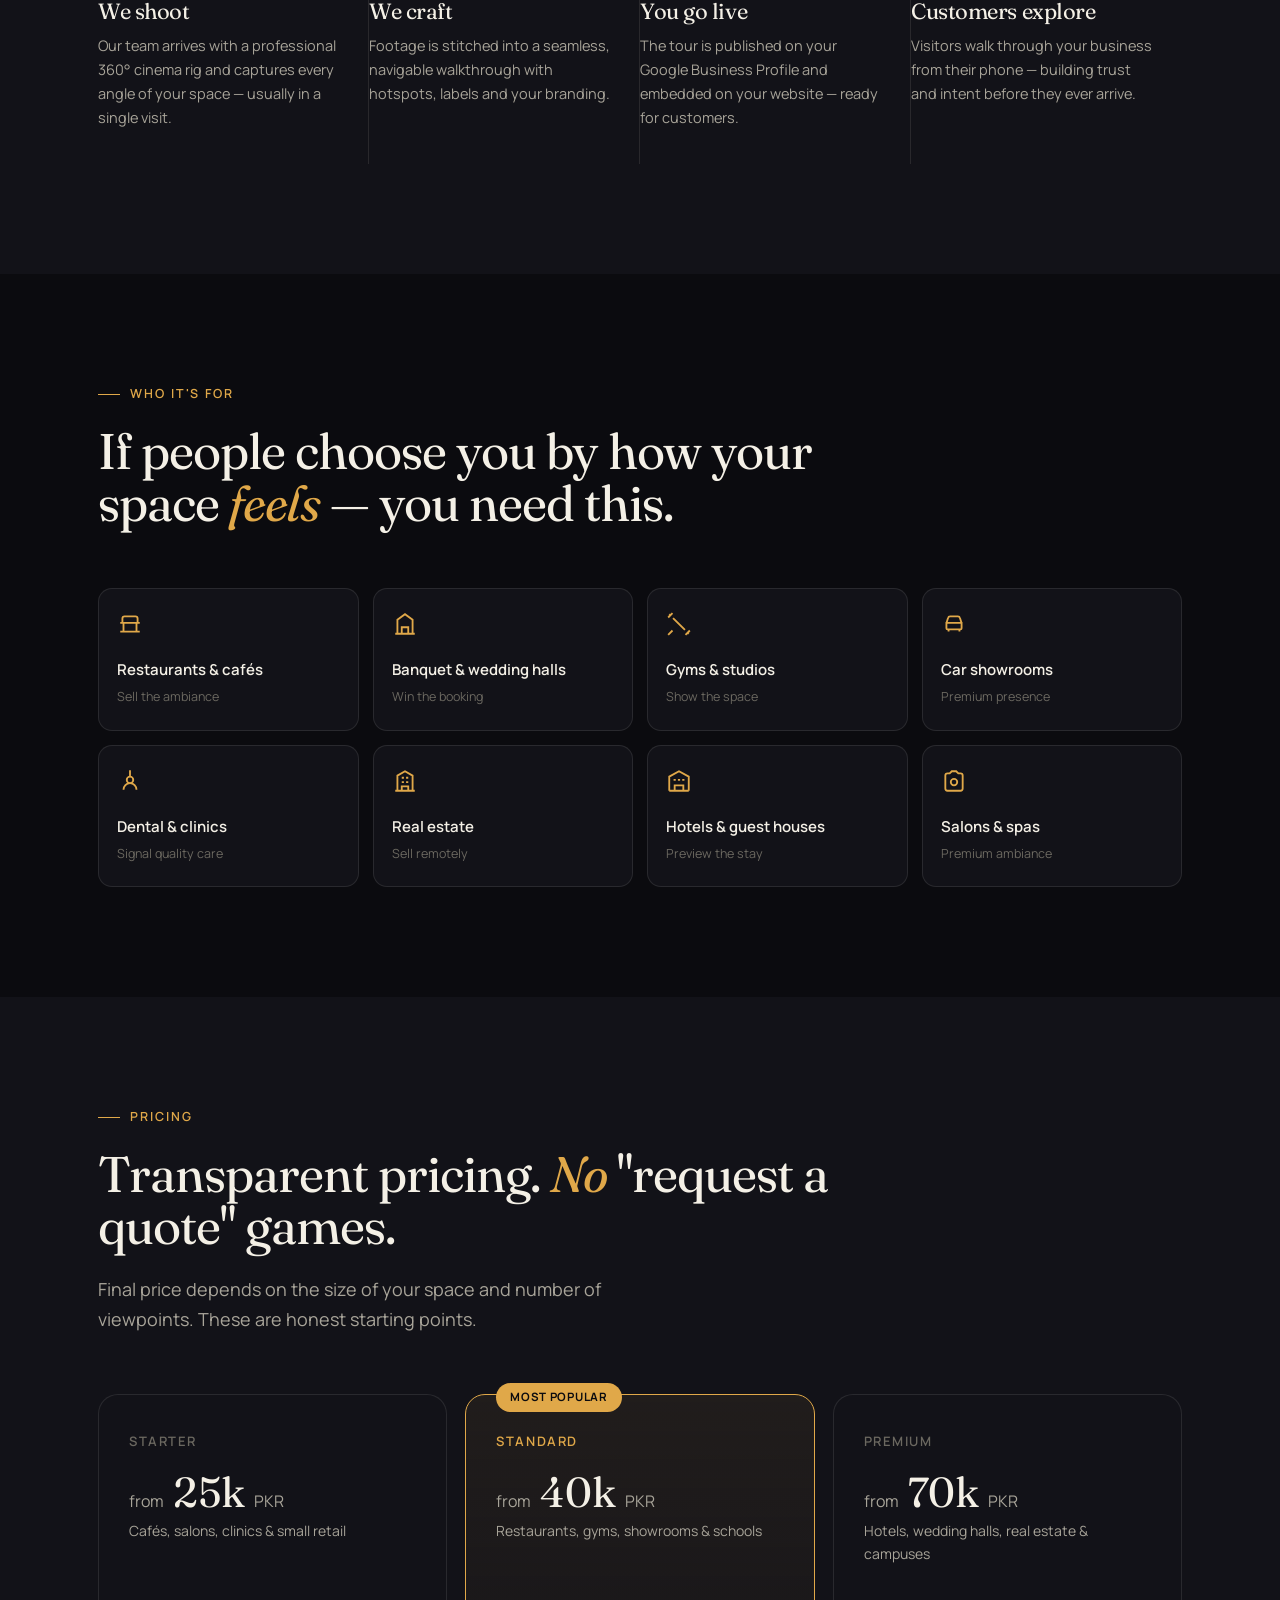
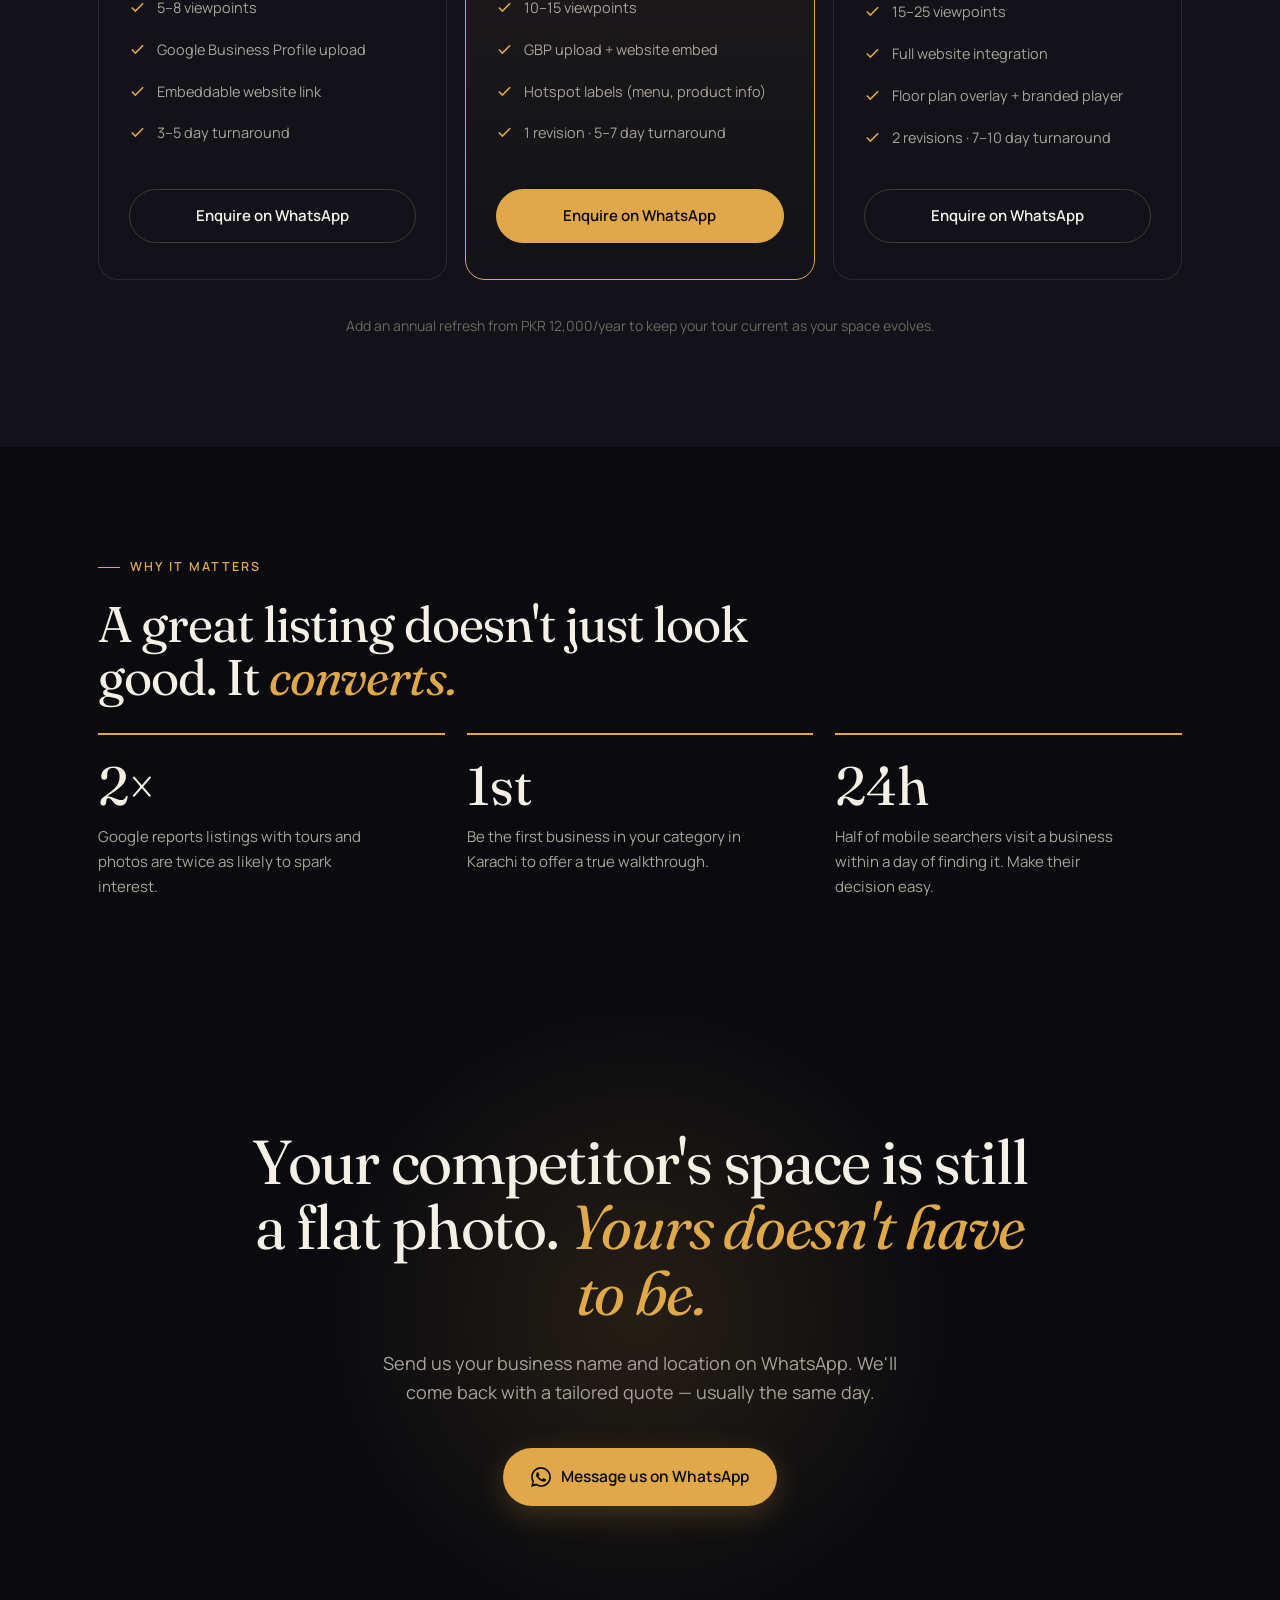
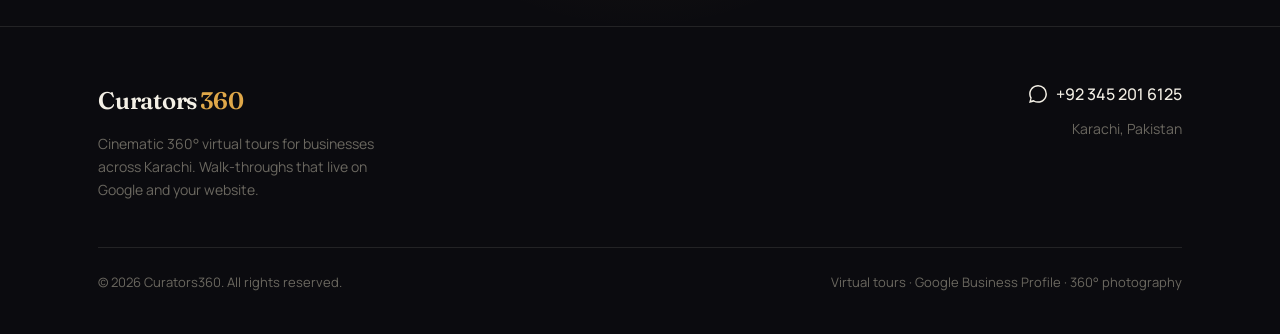
<file: curators360.html>
<!DOCTYPE html>
<html lang="en">
<head>
<meta charset="UTF-8">
<meta name="viewport" content="width=device-width, initial-scale=1.0">
<title>Curators360 — Cinematic Virtual Tours for Businesses in Karachi</title>
<meta name="description" content="Curators360 creates Google Street View-style virtual tours that live on your Google profile and website. Let customers walk through your space before they arrive.">
<link rel="preconnect" href="https://fonts.googleapis.com">
<link rel="preconnect" href="https://fonts.gstatic.com" crossorigin>
<link href="https://fonts.googleapis.com/css2?family=Fraunces:ital,opsz,wght@0,9..144,300..700;1,9..144,400..600&family=Manrope:wght@300..700&display=swap" rel="stylesheet">
<style>
:root{
  --ink:#0b0b0f;
  --ink-2:#121218;
  --ink-3:#1a1a22;
  --paper:#f4f0e6;
  --paper-dim:#a8a499;
  --paper-faint:#6b6860;
  --gold:#e0a849;
  --gold-deep:#c08a2e;
  --line:rgba(244,240,230,.10);
  --line-strong:rgba(244,240,230,.18);
}
*{margin:0;padding:0;box-sizing:border-box}
html{scroll-behavior:smooth}
body{
  background:var(--ink);
  color:var(--paper);
  font-family:'Manrope',sans-serif;
  font-weight:400;
  line-height:1.65;
  -webkit-font-smoothing:antialiased;
  overflow-x:hidden;
}
body::before{
  content:"";
  position:fixed;inset:0;
  pointer-events:none;z-index:9999;
  opacity:.035;
  background-image:url("data:image/svg+xml,%3Csvg xmlns='http://www.w3.org/2000/svg' width='200' height='200'%3E%3Cfilter id='n'%3E%3CfeTurbulence type='fractalNoise' baseFrequency='.85' numOctaves='3'/%3E%3C/filter%3E%3Crect width='100%25' height='100%25' filter='url(%23n)'/%3E%3C/svg%3E");
}
.wrap{max-width:1140px;margin:0 auto;padding:0 28px}
h1,h2,h3{font-family:'Fraunces',serif;font-weight:400;line-height:1.05;letter-spacing:-.02em}
.serif-i{font-style:italic;color:var(--gold)}

/* NAV */
nav{
  position:fixed;top:0;left:0;right:0;z-index:1000;
  display:flex;align-items:center;justify-content:space-between;
  padding:18px 28px;
  background:rgba(11,11,15,.0);
  transition:background .4s ease, border-color .4s ease, padding .4s ease;
  border-bottom:1px solid transparent;
}
nav.scrolled{background:rgba(11,11,15,.82);backdrop-filter:blur(14px);border-bottom:1px solid var(--line);padding:14px 28px}
.logo{font-family:'Fraunces',serif;font-size:21px;letter-spacing:-.01em;display:flex;align-items:center;gap:2px}
.logo b{font-weight:600}
.logo span{color:var(--gold);font-weight:600}
.nav-links{display:flex;gap:32px;align-items:center}
.nav-links a{color:var(--paper-dim);text-decoration:none;font-size:14px;transition:color .25s}
.nav-links a:hover{color:var(--paper)}
.nav-cta{
  background:var(--gold);color:var(--ink);padding:9px 18px;border-radius:100px;
  font-size:14px;font-weight:600;text-decoration:none;transition:transform .2s, background .25s;
}
.nav-cta:hover{transform:translateY(-1px);background:#f0bb5e}
@media(max-width:780px){.nav-links a:not(.nav-cta){display:none}}

/* HERO */
header{
  position:relative;min-height:100vh;display:flex;align-items:center;
  padding:140px 0 90px;overflow:hidden;
}
.hero-bg{position:absolute;inset:0;z-index:0;overflow:hidden}
.hero-grid{
  position:absolute;inset:-50% -10% auto -10%;height:120%;
  background-image:linear-gradient(var(--line) 1px,transparent 1px),linear-gradient(90deg,var(--line) 1px,transparent 1px);
  background-size:64px 64px;
  transform:perspective(680px) rotateX(62deg) translateY(-12%);
  transform-origin:top center;
  mask-image:radial-gradient(ellipse 80% 60% at 50% 8%,#000 0%,transparent 72%);
  -webkit-mask-image:radial-gradient(ellipse 80% 60% at 50% 8%,#000 0%,transparent 72%);
  animation:drift 22s linear infinite;
}
@keyframes drift{from{background-position:0 0}to{background-position:0 64px}}
.hero-glow{
  position:absolute;top:-10%;left:50%;transform:translateX(-50%);
  width:780px;height:780px;border-radius:50%;
  background:radial-gradient(circle,rgba(224,168,73,.16) 0%,rgba(224,168,73,.04) 38%,transparent 68%);
  filter:blur(8px);
}
.hero-content{position:relative;z-index:2;max-width:860px}
.eyebrow{
  display:inline-flex;align-items:center;gap:9px;
  font-size:13px;letter-spacing:.14em;text-transform:uppercase;color:var(--gold);
  margin-bottom:30px;font-weight:600;
  opacity:0;animation:rise .8s .1s forwards;
}
.eyebrow::before{content:"";width:26px;height:1px;background:var(--gold)}
h1.hero-title{
  font-size:clamp(40px,7.2vw,82px);margin-bottom:28px;
}
.hero-title .ln{display:block;opacity:0;animation:rise .9s forwards}
.hero-title .ln:nth-child(1){animation-delay:.18s}
.hero-title .ln:nth-child(2){animation-delay:.30s}
.hero-title .ln:nth-child(3){animation-delay:.42s}
.hero-sub{
  font-size:clamp(16px,2vw,19px);color:var(--paper-dim);max-width:560px;
  margin-bottom:40px;opacity:0;animation:rise .9s .56s forwards;
}
.hero-actions{display:flex;gap:16px;flex-wrap:wrap;opacity:0;animation:rise .9s .7s forwards}
.btn-primary{
  display:inline-flex;align-items:center;gap:10px;
  background:var(--gold);color:var(--ink);padding:16px 28px;border-radius:100px;
  font-weight:600;font-size:15.5px;text-decoration:none;transition:transform .22s, box-shadow .3s;
  box-shadow:0 8px 30px rgba(224,168,73,.22);
}
.btn-primary:hover{transform:translateY(-2px);box-shadow:0 14px 40px rgba(224,168,73,.34)}
.btn-ghost{
  display:inline-flex;align-items:center;gap:9px;
  color:var(--paper);padding:16px 26px;border-radius:100px;
  border:1px solid var(--line-strong);font-weight:500;font-size:15.5px;text-decoration:none;transition:border-color .25s,background .25s;
}
.btn-ghost:hover{border-color:var(--paper-dim);background:rgba(244,240,230,.04)}
@keyframes rise{from{opacity:0;transform:translateY(24px)}to{opacity:1;transform:translateY(0)}}

.scroll-cue{
  position:absolute;bottom:34px;left:50%;transform:translateX(-50%);z-index:2;
  font-size:11px;letter-spacing:.18em;text-transform:uppercase;color:var(--paper-faint);
  display:flex;flex-direction:column;align-items:center;gap:10px;opacity:0;animation:rise 1s 1s forwards;
}
.scroll-cue .bar{width:1px;height:38px;background:linear-gradient(var(--paper-faint),transparent);animation:pulse 2.2s ease-in-out infinite}
@keyframes pulse{0%,100%{opacity:.3;transform:scaleY(.7)}50%{opacity:1;transform:scaleY(1)}}

/* SECTION SCAFFOLD */
section{position:relative;padding:110px 0}
.tag{
  font-size:12.5px;letter-spacing:.16em;text-transform:uppercase;color:var(--gold);
  font-weight:600;margin-bottom:20px;display:flex;align-items:center;gap:10px;
}
.tag::before{content:"";width:22px;height:1px;background:var(--gold)}
.sec-head{font-size:clamp(30px,4.5vw,50px);max-width:760px;margin-bottom:22px}
.sec-lead{font-size:18px;color:var(--paper-dim);max-width:580px}

.reveal{opacity:0;transform:translateY(30px);transition:opacity .8s cubic-bezier(.2,.7,.2,1),transform .8s cubic-bezier(.2,.7,.2,1)}
.reveal.in{opacity:1;transform:translateY(0)}

/* DEMO TOUR */
.demo-sec{padding:90px 0 110px;background:var(--ink-2);position:relative}
.demo-head{text-align:center;margin-bottom:48px}
.demo-frame{
  position:relative;max-width:980px;margin:0 auto;
  border-radius:20px;overflow:hidden;border:1px solid var(--line-strong);
  box-shadow:0 30px 80px rgba(0,0,0,.5);
  aspect-ratio:16/9;background:var(--ink-3);
}
.demo-frame iframe{width:100%;height:100%;border:0;display:block}
/* CloudPano script embed — force it to fill the frame */
.demo-frame .cloudpano-embed{width:100%;height:100%}
.demo-frame .cloudpano-embed iframe,
.demo-frame .cloudpano-embed > div{width:100%!important;height:100%!important;border:0!important}
@media(max-width:640px){.demo-frame{aspect-ratio:auto;height:62vh;min-height:340px}}
/* Placeholder shown until you paste a real embed */
.demo-placeholder{
  position:absolute;inset:0;display:flex;flex-direction:column;align-items:center;justify-content:center;
  gap:18px;text-align:center;padding:30px;
  background:
    radial-gradient(circle at 50% 38%,rgba(224,168,73,.10),transparent 60%),
    linear-gradient(180deg,var(--ink-3),var(--ink));
}
.demo-placeholder .ring{
  width:78px;height:78px;border-radius:50%;border:1.5px solid rgba(224,168,73,.4);
  display:flex;align-items:center;justify-content:center;position:relative;
}
.demo-placeholder .ring::after{content:"";position:absolute;inset:-9px;border-radius:50%;border:1px solid rgba(224,168,73,.18);animation:ping 2.6s ease-out infinite}
@keyframes ping{0%{transform:scale(.85);opacity:.8}100%{transform:scale(1.25);opacity:0}}
.demo-placeholder .ring svg{width:30px;height:30px;color:var(--gold)}
.demo-placeholder h3{font-family:'Fraunces',serif;font-size:24px;color:var(--paper)}
.demo-placeholder p{font-size:14.5px;color:var(--paper-dim);max-width:420px}
.demo-placeholder code{background:rgba(244,240,230,.08);padding:2px 7px;border-radius:5px;font-size:13px;color:var(--gold)}
.demo-caption{text-align:center;margin-top:24px;font-size:14px;color:var(--paper-faint)}

/* DIFFERENCE */
.diff-grid{display:grid;grid-template-columns:1fr 1fr;gap:22px;margin-top:60px}
@media(max-width:760px){.diff-grid{grid-template-columns:1fr}}
.diff-card{border:1px solid var(--line);border-radius:18px;padding:38px 34px;background:var(--ink-2)}
.diff-card.them{opacity:.72}
.diff-card.us{border-color:rgba(224,168,73,.35);background:linear-gradient(180deg,rgba(224,168,73,.06),var(--ink-2))}
.diff-label{font-size:13px;letter-spacing:.1em;text-transform:uppercase;color:var(--paper-faint);margin-bottom:8px;font-weight:600}
.diff-card.us .diff-label{color:var(--gold)}
.diff-h{font-family:'Fraunces',serif;font-size:25px;margin-bottom:24px}
.diff-list{list-style:none}
.diff-list li{display:flex;gap:13px;padding:11px 0;border-top:1px solid var(--line);font-size:15px;color:var(--paper-dim);align-items:flex-start}
.diff-list li:first-child{border-top:none}
.diff-ic{flex-shrink:0;width:19px;height:19px;margin-top:2px}
.diff-card.us .diff-list li{color:var(--paper)}

/* PROCESS */
.steps{display:grid;grid-template-columns:repeat(4,1fr);gap:0;margin-top:64px;border-top:1px solid var(--line)}
@media(max-width:860px){.steps{grid-template-columns:1fr 1fr}}
@media(max-width:480px){.steps{grid-template-columns:1fr}}
.step{padding:34px 26px 34px 0;border-right:1px solid var(--line);position:relative}
.step:last-child{border-right:none}
@media(max-width:860px){.step:nth-child(2){border-right:none}.step{padding-right:24px}}
.step-n{font-family:'Fraunces',serif;font-size:15px;color:var(--gold);margin-bottom:18px;font-weight:600}
.step h3{font-size:22px;margin-bottom:11px}
.step p{font-size:14.5px;color:var(--paper-dim)}

/* INDUSTRIES */
.ind-wrap{margin-top:58px;display:grid;grid-template-columns:repeat(4,1fr);gap:14px}
@media(max-width:860px){.ind-wrap{grid-template-columns:repeat(3,1fr)}}
@media(max-width:560px){.ind-wrap{grid-template-columns:repeat(2,1fr)}}
.ind{
  border:1px solid var(--line);border-radius:14px;padding:22px 18px;background:var(--ink-2);
  transition:transform .3s,border-color .3s,background .3s;
}
.ind:hover{transform:translateY(-4px);border-color:rgba(224,168,73,.4);background:var(--ink-3)}
.ind svg{width:26px;height:26px;color:var(--gold);margin-bottom:14px}
.ind h4{font-family:'Manrope',sans-serif;font-weight:600;font-size:15px;margin-bottom:4px}
.ind p{font-size:12.5px;color:var(--paper-faint)}

/* PRICING */
.price-grid{display:grid;grid-template-columns:repeat(3,1fr);gap:18px;margin-top:60px}
@media(max-width:860px){.price-grid{grid-template-columns:1fr;max-width:440px;margin-left:auto;margin-right:auto}}
.price-card{
  border:1px solid var(--line);border-radius:20px;padding:36px 30px;background:var(--ink-2);
  display:flex;flex-direction:column;transition:transform .3s,border-color .3s;
}
.price-card:hover{transform:translateY(-5px)}
.price-card.feat{border-color:var(--gold);background:linear-gradient(180deg,rgba(224,168,73,.07),var(--ink-2));position:relative}
.feat-badge{
  position:absolute;top:-12px;left:30px;background:var(--gold);color:var(--ink);
  font-size:11.5px;font-weight:700;letter-spacing:.06em;text-transform:uppercase;padding:5px 14px;border-radius:100px;
}
.price-tier{font-size:13px;letter-spacing:.12em;text-transform:uppercase;color:var(--paper-faint);font-weight:600;margin-bottom:18px}
.price-card.feat .price-tier{color:var(--gold)}
.price-amt{font-family:'Fraunces',serif;font-size:42px;line-height:1;margin-bottom:6px}
.price-amt small{font-size:16px;color:var(--paper-dim);font-family:'Manrope',sans-serif;font-weight:400}
.price-for{font-size:14px;color:var(--paper-dim);margin-bottom:26px;min-height:42px}
.price-feats{list-style:none;margin-bottom:30px;flex-grow:1}
.price-feats li{display:flex;gap:11px;padding:9px 0;font-size:14.5px;color:var(--paper-dim);align-items:flex-start}
.price-feats li svg{width:17px;height:17px;color:var(--gold);flex-shrink:0;margin-top:3px}
.price-btn{
  display:block;text-align:center;padding:14px;border-radius:100px;text-decoration:none;font-weight:600;font-size:15px;transition:transform .2s,background .25s,border-color .25s;
}
.price-card .price-btn{border:1px solid var(--line-strong);color:var(--paper)}
.price-card .price-btn:hover{border-color:var(--paper-dim);background:rgba(244,240,230,.04)}
.price-card.feat .price-btn{background:var(--gold);color:var(--ink);border:1px solid var(--gold)}
.price-card.feat .price-btn:hover{transform:translateY(-2px);background:#f0bb5e}
.price-note{text-align:center;margin-top:34px;font-size:14px;color:var(--paper-faint)}

/* STATS */
.stats{display:grid;grid-template-columns:repeat(3,1fr);gap:22px;margin-top:30px}
@media(max-width:680px){.stats{grid-template-columns:1fr}}
.stat{border-top:2px solid var(--gold);padding-top:24px}
.stat-n{font-family:'Fraunces',serif;font-size:54px;line-height:1;color:var(--paper);margin-bottom:12px}
.stat-t{font-size:15px;color:var(--paper-dim);max-width:280px}

/* CTA */
.cta-sec{padding:120px 0;text-align:center;position:relative;overflow:hidden}
.cta-glow{position:absolute;top:50%;left:50%;transform:translate(-50%,-50%);width:680px;height:680px;border-radius:50%;background:radial-gradient(circle,rgba(224,168,73,.12),transparent 65%);z-index:0}
.cta-inner{position:relative;z-index:2}
.cta-sec h2{font-size:clamp(34px,5.5vw,62px);margin-bottom:24px;max-width:780px;margin-left:auto;margin-right:auto}
.cta-sec p{font-size:18px;color:var(--paper-dim);max-width:520px;margin:0 auto 40px}

/* FOOTER */
footer{border-top:1px solid var(--line);padding:54px 0 40px}
.foot-grid{display:flex;justify-content:space-between;align-items:flex-start;gap:40px;flex-wrap:wrap}
.foot-brand .logo{font-size:24px;margin-bottom:12px}
.foot-brand p{font-size:14px;color:var(--paper-faint);max-width:280px}
.foot-contact{text-align:right}
@media(max-width:600px){.foot-contact{text-align:left}}
.foot-contact a{display:inline-flex;align-items:center;gap:9px;color:var(--paper);text-decoration:none;font-size:16px;font-weight:500;margin-bottom:10px;transition:color .25s}
.foot-contact a:hover{color:var(--gold)}
.foot-contact .loc{color:var(--paper-faint);font-size:14px;font-weight:400}
.foot-bottom{margin-top:46px;padding-top:24px;border-top:1px solid var(--line);display:flex;justify-content:space-between;font-size:13px;color:var(--paper-faint);flex-wrap:wrap;gap:12px}

/* WhatsApp float */
.wa-float{
  position:fixed;bottom:24px;right:24px;z-index:1500;
  width:58px;height:58px;border-radius:50%;background:#25d366;
  display:flex;align-items:center;justify-content:center;
  box-shadow:0 10px 30px rgba(37,211,102,.4);transition:transform .25s;
}
.wa-float:hover{transform:scale(1.08)}
.wa-float svg{width:30px;height:30px;color:#fff}
</style>
</head>
<body>

<nav id="nav">
  <div class="logo"><b>Curators</b><span>360</span></div>
  <div class="nav-links">
    <a href="#demo">See a tour</a>
    <a href="#difference">The difference</a>
    <a href="#how">How it works</a>
    <a href="#pricing">Pricing</a>
    <a href="https://wa.me/923452016125?text=Hi%20Curators360%2C%20I%27m%20interested%20in%20a%20virtual%20tour%20for%20my%20business." class="nav-cta">Get a quote</a>
  </div>
</nav>

<header>
  <div class="hero-bg">
    <div class="hero-grid"></div>
    <div class="hero-glow"></div>
  </div>
  <div class="wrap hero-content">
    <span class="eyebrow">360° virtual tours · Karachi</span>
    <h1 class="hero-title">
      <span class="ln">Let them walk</span>
      <span class="ln">through your space</span>
      <span class="ln"><span class="serif-i">before</span> they arrive.</span>
    </h1>
    <p class="hero-sub">Curators360 builds Google Street View-style virtual tours that live on your Google profile and website — so customers explore your business in full, fluid motion. Not flat photos. Not clunky panoramas. The real feeling of being there.</p>
    <div class="hero-actions">
      <a href="https://wa.me/923452016125?text=Hi%20Curators360%2C%20I%27d%20like%20a%20quote%20for%20a%20virtual%20tour." class="btn-primary">
        <svg viewBox="0 0 24 24" fill="currentColor" width="20" height="20"><path d="M.057 24l1.687-6.163a11.867 11.867 0 01-1.587-5.946C.16 5.335 5.495 0 12.05 0a11.817 11.817 0 018.413 3.488 11.824 11.824 0 013.48 8.414c-.003 6.557-5.338 11.892-11.893 11.892a11.9 11.9 0 01-5.688-1.448L.057 24zm6.597-3.807c1.676.995 3.276 1.591 5.392 1.592 5.448 0 9.886-4.434 9.889-9.885.002-5.462-4.415-9.89-9.881-9.892-5.452 0-9.887 4.434-9.889 9.884a9.86 9.86 0 001.51 5.26l-.999 3.648 3.737-.961zm11.387-5.464c-.074-.124-.272-.198-.57-.347-.297-.149-1.758-.868-2.031-.967-.272-.099-.47-.149-.669.149-.198.297-.768.967-.941 1.165-.173.198-.347.223-.644.074-.297-.149-1.255-.462-2.39-1.475-.883-.788-1.48-1.761-1.653-2.059-.173-.297-.018-.458.13-.606.134-.133.297-.347.446-.521.151-.172.2-.296.3-.495.099-.198.05-.372-.025-.521-.075-.148-.669-1.611-.916-2.206-.242-.579-.487-.501-.669-.51l-.57-.01c-.198 0-.52.074-.792.372-.272.297-1.04 1.016-1.04 2.479 0 1.462 1.065 2.875 1.213 3.074.149.198 2.096 3.2 5.077 4.487.709.306 1.262.489 1.694.626.712.226 1.36.194 1.872.118.571-.085 1.758-.719 2.006-1.413.248-.695.248-1.29.173-1.414z"/></svg>
        Get a quote on WhatsApp
      </a>
      <a href="#how" class="btn-ghost">
        <svg viewBox="0 0 24 24" fill="none" stroke="currentColor" stroke-width="2" width="18" height="18"><polygon points="5 3 19 12 5 21 5 3" fill="currentColor"/></svg>
        See how it works
      </a>
    </div>
  </div>
  <div class="scroll-cue">Scroll<div class="bar"></div></div>
</header>

<section class="demo-sec" id="demo">
  <div class="wrap">
    <div class="demo-head reveal">
      <span class="tag" style="justify-content:center">See it live</span>
      <h2 class="sec-head" style="margin:0 auto">Don't take our word for it. <span class="serif-i">Step inside.</span></h2>
    </div>
    <div class="demo-frame reveal">
      <!-- Live CloudPano tour embed -->
      <div id="6kYhXuKTNi" class="cloudpano-embed"><script type="text/javascript" async data-short="6kYhXuKTNi" data-path="tours" data-is-self-hosted="false" width="100%" height="500px" src="https://app.cloudpano.com/public/shareScript.js"></script></div>
    </div>
    <p class="demo-caption">Best experienced on desktop or in fullscreen. Drag to look around, click to move through the space.</p>
  </div>
</section>

<section id="difference">
  <div class="wrap">
    <div class="reveal">
      <span class="tag">The difference</span>
      <h2 class="sec-head">Not 360° photos. <span class="serif-i">Actual</span> walkthroughs.</h2>
      <p class="sec-lead">Most "virtual tours" in Pakistan are just static panoramas — you click a dot and teleport to the next one. We shoot continuous, cinematic walkthroughs where you glide through the space like Google Street View. The difference is the difference between a slideshow and being there.</p>
    </div>
    <div class="diff-grid">
      <div class="diff-card them reveal">
        <div class="diff-label">What others offer</div>
        <div class="diff-h">Static 360° panoramas</div>
        <ul class="diff-list">
          <li><svg class="diff-ic" viewBox="0 0 24 24" fill="none" stroke="currentColor" stroke-width="2"><line x1="18" y1="6" x2="6" y2="18"/><line x1="6" y1="6" x2="18" y2="18"/></svg>Click a dot, jump to the next spot — disjointed and dated</li>
          <li><svg class="diff-ic" viewBox="0 0 24 24" fill="none" stroke="currentColor" stroke-width="2"><line x1="18" y1="6" x2="6" y2="18"/><line x1="6" y1="6" x2="18" y2="18"/></svg>Feels like a slideshow, not a space</li>
          <li><svg class="diff-ic" viewBox="0 0 24 24" fill="none" stroke="currentColor" stroke-width="2"><line x1="18" y1="6" x2="6" y2="18"/><line x1="6" y1="6" x2="18" y2="18"/></svg>No real sense of scale, flow, or atmosphere</li>
        </ul>
      </div>
      <div class="diff-card us reveal">
        <div class="diff-label">What Curators360 builds</div>
        <div class="diff-h">Cinematic, fluid walkthroughs</div>
        <ul class="diff-list">
          <li><svg class="diff-ic" viewBox="0 0 24 24" fill="none" stroke="currentColor" stroke-width="2.2" style="color:var(--gold)"><polyline points="20 6 9 17 4 12"/></svg>Move naturally through the space, room to room</li>
          <li><svg class="diff-ic" viewBox="0 0 24 24" fill="none" stroke="currentColor" stroke-width="2.2" style="color:var(--gold)"><polyline points="20 6 9 17 4 12"/></svg>Customers feel your ambiance before they ever visit</li>
          <li><svg class="diff-ic" viewBox="0 0 24 24" fill="none" stroke="currentColor" stroke-width="2.2" style="color:var(--gold)"><polyline points="20 6 9 17 4 12"/></svg>Lives directly on Google Maps, Search & your website</li>
        </ul>
      </div>
    </div>
  </div>
</section>

<section id="how" style="background:var(--ink-2)">
  <div class="wrap">
    <div class="reveal">
      <span class="tag">How it works</span>
      <h2 class="sec-head">From shoot to live in days, <span class="serif-i">not weeks.</span></h2>
    </div>
    <div class="steps reveal">
      <div class="step">
        <div class="step-n">01</div>
        <h3>We shoot</h3>
        <p>Our team arrives with a professional 360° cinema rig and captures every angle of your space — usually in a single visit.</p>
      </div>
      <div class="step">
        <div class="step-n">02</div>
        <h3>We craft</h3>
        <p>Footage is stitched into a seamless, navigable walkthrough with hotspots, labels and your branding.</p>
      </div>
      <div class="step">
        <div class="step-n">03</div>
        <h3>You go live</h3>
        <p>The tour is published on your Google Business Profile and embedded on your website — ready for customers.</p>
      </div>
      <div class="step">
        <div class="step-n">04</div>
        <h3>Customers explore</h3>
        <p>Visitors walk through your business from their phone — building trust and intent before they ever arrive.</p>
      </div>
    </div>
  </div>
</section>

<section id="industries">
  <div class="wrap">
    <div class="reveal">
      <span class="tag">Who it's for</span>
      <h2 class="sec-head">If people choose you by how your space <span class="serif-i">feels</span> — you need this.</h2>
    </div>
    <div class="ind-wrap">
      <div class="ind reveal"><svg viewBox="0 0 24 24" fill="none" stroke="currentColor" stroke-width="1.7"><path d="M3 11h18M5 11V7a2 2 0 012-2h10a2 2 0 012 2v4M6 11v8M18 11v8M3 19h18"/></svg><h4>Restaurants & cafés</h4><p>Sell the ambiance</p></div>
      <div class="ind reveal"><svg viewBox="0 0 24 24" fill="none" stroke="currentColor" stroke-width="1.7"><path d="M3 21h18M5 21V8l7-5 7 5v13M9 21v-6h6v6"/></svg><h4>Banquet & wedding halls</h4><p>Win the booking</p></div>
      <div class="ind reveal"><svg viewBox="0 0 24 24" fill="none" stroke="currentColor" stroke-width="1.7"><path d="M6.5 6.5l11 11M21 21l-1-1M3 3l1 1M18 22l4-4M2 6l4-4M6 18l-4 4M22 18l-4 4"/></svg><h4>Gyms & studios</h4><p>Show the space</p></div>
      <div class="ind reveal"><svg viewBox="0 0 24 24" fill="none" stroke="currentColor" stroke-width="1.7"><path d="M5 11l1.5-4.5A2 2 0 018.4 5h7.2a2 2 0 011.9 1.5L19 11M5 11h14v5a1 1 0 01-1 1H6a1 1 0 01-1-1v-5zM7 17v2M17 17v2"/></svg><h4>Car showrooms</h4><p>Premium presence</p></div>
      <div class="ind reveal"><svg viewBox="0 0 24 24" fill="none" stroke="currentColor" stroke-width="1.7"><path d="M12 2v6m0 0a3 3 0 100 6 3 3 0 000-6zM6 20a6 6 0 0112 0"/></svg><h4>Dental & clinics</h4><p>Signal quality care</p></div>
      <div class="ind reveal"><svg viewBox="0 0 24 24" fill="none" stroke="currentColor" stroke-width="1.7"><path d="M3 21h18M5 21V7l7-4 7 4v14M9 9h2M9 13h2M13 9h2M13 13h2M9 21v-4h6v4"/></svg><h4>Real estate</h4><p>Sell remotely</p></div>
      <div class="ind reveal"><svg viewBox="0 0 24 24" fill="none" stroke="currentColor" stroke-width="1.7"><path d="M3 21V8l9-5 9 5v13M3 21h18M8 21v-5h8v5M7 11h2M11 11h2M15 11h2"/></svg><h4>Hotels & guest houses</h4><p>Preview the stay</p></div>
      <div class="ind reveal"><svg viewBox="0 0 24 24" fill="none" stroke="currentColor" stroke-width="1.7"><path d="M4 19V7a2 2 0 012-2h2l2-2h4l2 2h2a2 2 0 012 2v12a2 2 0 01-2 2H6a2 2 0 01-2-2z"/><circle cx="12" cy="13" r="3"/></svg><h4>Salons & spas</h4><p>Premium ambiance</p></div>
    </div>
  </div>
</section>

<section id="pricing" style="background:var(--ink-2)">
  <div class="wrap">
    <div class="reveal">
      <span class="tag">Pricing</span>
      <h2 class="sec-head">Transparent pricing. <span class="serif-i">No</span> "request a quote" games.</h2>
      <p class="sec-lead">Final price depends on the size of your space and number of viewpoints. These are honest starting points.</p>
    </div>
    <div class="price-grid">
      <div class="price-card reveal">
        <div class="price-tier">Starter</div>
        <div class="price-amt"><small>from</small> 25k <small>PKR</small></div>
        <p class="price-for">Cafés, salons, clinics & small retail</p>
        <ul class="price-feats">
          <li><svg viewBox="0 0 24 24" fill="none" stroke="currentColor" stroke-width="2.2"><polyline points="20 6 9 17 4 12"/></svg>5–8 viewpoints</li>
          <li><svg viewBox="0 0 24 24" fill="none" stroke="currentColor" stroke-width="2.2"><polyline points="20 6 9 17 4 12"/></svg>Google Business Profile upload</li>
          <li><svg viewBox="0 0 24 24" fill="none" stroke="currentColor" stroke-width="2.2"><polyline points="20 6 9 17 4 12"/></svg>Embeddable website link</li>
          <li><svg viewBox="0 0 24 24" fill="none" stroke="currentColor" stroke-width="2.2"><polyline points="20 6 9 17 4 12"/></svg>3–5 day turnaround</li>
        </ul>
        <a href="https://wa.me/923452016125?text=Hi%20Curators360%2C%20I%27m%20interested%20in%20the%20Starter%20package." class="price-btn">Enquire on WhatsApp</a>
      </div>
      <div class="price-card feat reveal">
        <div class="feat-badge">Most popular</div>
        <div class="price-tier">Standard</div>
        <div class="price-amt"><small>from</small> 40k <small>PKR</small></div>
        <p class="price-for">Restaurants, gyms, showrooms & schools</p>
        <ul class="price-feats">
          <li><svg viewBox="0 0 24 24" fill="none" stroke="currentColor" stroke-width="2.2"><polyline points="20 6 9 17 4 12"/></svg>10–15 viewpoints</li>
          <li><svg viewBox="0 0 24 24" fill="none" stroke="currentColor" stroke-width="2.2"><polyline points="20 6 9 17 4 12"/></svg>GBP upload + website embed</li>
          <li><svg viewBox="0 0 24 24" fill="none" stroke="currentColor" stroke-width="2.2"><polyline points="20 6 9 17 4 12"/></svg>Hotspot labels (menu, product info)</li>
          <li><svg viewBox="0 0 24 24" fill="none" stroke="currentColor" stroke-width="2.2"><polyline points="20 6 9 17 4 12"/></svg>1 revision · 5–7 day turnaround</li>
        </ul>
        <a href="https://wa.me/923452016125?text=Hi%20Curators360%2C%20I%27m%20interested%20in%20the%20Standard%20package." class="price-btn">Enquire on WhatsApp</a>
      </div>
      <div class="price-card reveal">
        <div class="price-tier">Premium</div>
        <div class="price-amt"><small>from</small> 70k <small>PKR</small></div>
        <p class="price-for">Hotels, wedding halls, real estate & campuses</p>
        <ul class="price-feats">
          <li><svg viewBox="0 0 24 24" fill="none" stroke="currentColor" stroke-width="2.2"><polyline points="20 6 9 17 4 12"/></svg>15–25 viewpoints</li>
          <li><svg viewBox="0 0 24 24" fill="none" stroke="currentColor" stroke-width="2.2"><polyline points="20 6 9 17 4 12"/></svg>Full website integration</li>
          <li><svg viewBox="0 0 24 24" fill="none" stroke="currentColor" stroke-width="2.2"><polyline points="20 6 9 17 4 12"/></svg>Floor plan overlay + branded player</li>
          <li><svg viewBox="0 0 24 24" fill="none" stroke="currentColor" stroke-width="2.2"><polyline points="20 6 9 17 4 12"/></svg>2 revisions · 7–10 day turnaround</li>
        </ul>
        <a href="https://wa.me/923452016125?text=Hi%20Curators360%2C%20I%27m%20interested%20in%20the%20Premium%20package." class="price-btn">Enquire on WhatsApp</a>
      </div>
    </div>
    <p class="price-note">Add an annual refresh from PKR 12,000/year to keep your tour current as your space evolves.</p>
  </div>
</section>

<section id="why">
  <div class="wrap">
    <div class="reveal">
      <span class="tag">Why it matters</span>
      <h2 class="sec-head">A great listing doesn't just look good. It <span class="serif-i">converts.</span></h2>
    </div>
    <div class="stats reveal">
      <div class="stat">
        <div class="stat-n">2×</div>
        <div class="stat-t">Google reports listings with tours and photos are twice as likely to spark interest.</div>
      </div>
      <div class="stat">
        <div class="stat-n">1st</div>
        <div class="stat-t">Be the first business in your category in Karachi to offer a true walkthrough.</div>
      </div>
      <div class="stat">
        <div class="stat-n">24h</div>
        <div class="stat-t">Half of mobile searchers visit a business within a day of finding it. Make their decision easy.</div>
      </div>
    </div>
  </div>
</section>

<section class="cta-sec">
  <div class="cta-glow"></div>
  <div class="wrap cta-inner reveal">
    <h2>Your competitor's space is still a flat photo. <span class="serif-i">Yours doesn't have to be.</span></h2>
    <p>Send us your business name and location on WhatsApp. We'll come back with a tailored quote — usually the same day.</p>
    <a href="https://wa.me/923452016125?text=Hi%20Curators360%2C%20I%27d%20like%20a%20quote%20for%20a%20virtual%20tour%20of%20my%20business." class="btn-primary">
      <svg viewBox="0 0 24 24" fill="currentColor" width="20" height="20"><path d="M.057 24l1.687-6.163a11.867 11.867 0 01-1.587-5.946C.16 5.335 5.495 0 12.05 0a11.817 11.817 0 018.413 3.488 11.824 11.824 0 013.48 8.414c-.003 6.557-5.338 11.892-11.893 11.892a11.9 11.9 0 01-5.688-1.448L.057 24zm6.597-3.807c1.676.995 3.276 1.591 5.392 1.592 5.448 0 9.886-4.434 9.889-9.885.002-5.462-4.415-9.89-9.881-9.892-5.452 0-9.887 4.434-9.889 9.884a9.86 9.86 0 001.51 5.26l-.999 3.648 3.737-.961zm11.387-5.464c-.074-.124-.272-.198-.57-.347-.297-.149-1.758-.868-2.031-.967-.272-.099-.47-.149-.669.149-.198.297-.768.967-.941 1.165-.173.198-.347.223-.644.074-.297-.149-1.255-.462-2.39-1.475-.883-.788-1.48-1.761-1.653-2.059-.173-.297-.018-.458.13-.606.134-.133.297-.347.446-.521.151-.172.2-.296.3-.495.099-.198.05-.372-.025-.521-.075-.148-.669-1.611-.916-2.206-.242-.579-.487-.501-.669-.51l-.57-.01c-.198 0-.52.074-.792.372-.272.297-1.04 1.016-1.04 2.479 0 1.462 1.065 2.875 1.213 3.074.149.198 2.096 3.2 5.077 4.487.709.306 1.262.489 1.694.626.712.226 1.36.194 1.872.118.571-.085 1.758-.719 2.006-1.413.248-.695.248-1.29.173-1.414z"/></svg>
      Message us on WhatsApp
    </a>
  </div>
</section>

<footer>
  <div class="wrap">
    <div class="foot-grid">
      <div class="foot-brand">
        <div class="logo"><b>Curators</b><span>360</span></div>
        <p>Cinematic 360° virtual tours for businesses across Karachi. Walk-throughs that live on Google and your website.</p>
      </div>
      <div class="foot-contact">
        <a href="https://wa.me/923452016125">
          <svg viewBox="0 0 24 24" fill="currentColor" width="18" height="18"><path d="M.057 24l1.687-6.163a11.867 11.867 0 01-1.587-5.946C.16 5.335 5.495 0 12.05 0a11.817 11.817 0 018.413 3.488 11.824 11.824 0 013.48 8.414c-.003 6.557-5.338 11.892-11.893 11.892a11.9 11.9 0 01-5.688-1.448L.057 24zm6.597-3.807c1.676.995 3.276 1.591 5.392 1.592 5.448 0 9.886-4.434 9.889-9.885.002-5.462-4.415-9.89-9.881-9.892-5.452 0-9.887 4.434-9.889 9.884a9.86 9.86 0 001.51 5.26l-.999 3.648 3.737-.961z"/></svg>
          +92 345 201 6125
        </a>
        <div class="loc">Karachi, Pakistan</div>
      </div>
    </div>
    <div class="foot-bottom">
      <span>© 2026 Curators360. All rights reserved.</span>
      <span>Virtual tours · Google Business Profile · 360° photography</span>
    </div>
  </div>
</footer>

<a href="https://wa.me/923452016125?text=Hi%20Curators360%2C%20I%27m%20interested%20in%20a%20virtual%20tour." class="wa-float" aria-label="Chat on WhatsApp">
  <svg viewBox="0 0 24 24" fill="currentColor"><path d="M.057 24l1.687-6.163a11.867 11.867 0 01-1.587-5.946C.16 5.335 5.495 0 12.05 0a11.817 11.817 0 018.413 3.488 11.824 11.824 0 013.48 8.414c-.003 6.557-5.338 11.892-11.893 11.892a11.9 11.9 0 01-5.688-1.448L.057 24zm6.597-3.807c1.676.995 3.276 1.591 5.392 1.592 5.448 0 9.886-4.434 9.889-9.885.002-5.462-4.415-9.89-9.881-9.892-5.452 0-9.887 4.434-9.889 9.884a9.86 9.86 0 001.51 5.26l-.999 3.648 3.737-.961zm11.387-5.464c-.074-.124-.272-.198-.57-.347-.297-.149-1.758-.868-2.031-.967-.272-.099-.47-.149-.669.149-.198.297-.768.967-.941 1.165-.173.198-.347.223-.644.074-.297-.149-1.255-.462-2.39-1.475-.883-.788-1.48-1.761-1.653-2.059-.173-.297-.018-.458.13-.606.134-.133.297-.347.446-.521.151-.172.2-.296.3-.495.099-.198.05-.372-.025-.521-.075-.148-.669-1.611-.916-2.206-.242-.579-.487-.501-.669-.51l-.57-.01c-.198 0-.52.074-.792.372-.272.297-1.04 1.016-1.04 2.479 0 1.462 1.065 2.875 1.213 3.074.149.198 2.096 3.2 5.077 4.487.709.306 1.262.489 1.694.626.712.226 1.36.194 1.872.118.571-.085 1.758-.719 2.006-1.413.248-.695.248-1.29.173-1.414z"/></svg>
</a>

<script>
const nav=document.getElementById('nav');
addEventListener('scroll',()=>{nav.classList.toggle('scrolled',scrollY>40)});
const io=new IntersectionObserver((es)=>{es.forEach(e=>{if(e.isIntersecting){e.target.classList.add('in');io.unobserve(e.target)}})},{threshold:.12});
document.querySelectorAll('.reveal').forEach((el,i)=>{el.style.transitionDelay=(i%4*60)+'ms';io.observe(el)});
</script>

</body>
</html>
</file>
<file: assets/site.css>
:root{
  --ink:#111111;--char:#2b2b2b;--paper:#f3f1ec;--paper-2:#e9e6df;--white:#fff;
  --gold:#c49f27;--gold-hi:#d9b33a;--mute:#6b6862;
  --line:rgba(17,17,17,.12);--line-d:rgba(255,255,255,.12);
  --ease:cubic-bezier(.22,1,.36,1);
}
*{margin:0;padding:0;box-sizing:border-box}
html{scroll-behavior:smooth}
body{background:var(--paper);color:var(--ink);font-family:'Inter',sans-serif;line-height:1.55;-webkit-font-smoothing:antialiased;overflow-x:hidden}
a{color:inherit}
button{font:inherit;color:inherit;background:none;border:0;cursor:pointer}
.wrap{max-width:1320px;margin:0 auto;padding:0 32px}
@media(max-width:700px){.wrap{padding:0 20px}}
.disp{font-family:'Archivo',sans-serif;font-stretch:108%;font-weight:800;text-transform:uppercase;letter-spacing:-.015em;line-height:.95}
.gold{color:var(--gold)}
.kicker{display:inline-flex;align-items:center;gap:10px;font-size:12px;font-weight:700;letter-spacing:.18em;text-transform:uppercase}
.kicker::before{content:"";width:10px;height:10px;border-radius:50%;background:var(--gold)}

/* buttons */
.btn{display:inline-flex;align-items:center;gap:12px;padding:18px 28px;border-radius:999px;font-weight:700;font-size:15px;text-decoration:none;transition:background .25s,color .25s,box-shadow .3s;will-change:transform}
.btn-gold{background:var(--gold);color:var(--ink)}
.btn-gold:hover{background:var(--gold-hi)}
.btn-ink{background:var(--ink);color:var(--white)}
.btn-white{background:var(--white);color:var(--ink)}
.btn-line{box-shadow:inset 0 0 0 2px currentColor}
.arrow{display:inline-block;transition:transform .35s var(--ease)}
.btn:hover .arrow{transform:translateX(5px)}

/* nav */
nav{position:fixed;top:0;left:0;right:0;z-index:100;transition:background .3s,box-shadow .3s}
nav .wrap{display:flex;align-items:center;justify-content:space-between;height:88px}
nav.scrolled{background:rgba(243,241,236,.92);backdrop-filter:blur(14px);-webkit-backdrop-filter:blur(14px);box-shadow:0 1px 0 var(--line)}
.logo img{height:38px;width:auto;display:block}
@media(max-width:700px){.logo img{height:30px}}
.nav-links{display:flex;align-items:center;gap:34px}
.nav-links a{text-decoration:none;font-size:14px;font-weight:600}
.nav-links a:not(.btn):hover{color:var(--gold)}
.nav-links .btn{padding:12px 22px;font-size:14px}
@media(max-width:900px){.nav-links a:not(.btn){display:none}}

/* hero */
.hero{padding:140px 0 0}
.hero h1{font-size:clamp(42px,6.8vw,108px)}
.hero-meta{display:grid;grid-template-columns:1fr auto;gap:40px;align-items:end;margin-top:40px}
.hero-meta p{font-size:clamp(17px,1.6vw,20px);max-width:540px;color:var(--char)}
.hero-actions{display:flex;gap:12px;flex-wrap:wrap}
@media(max-width:900px){.hero-meta{grid-template-columns:1fr}}
.fade-in{opacity:0;transform:translateY(20px);animation:fadeUp 1s var(--ease) forwards}
@keyframes fadeUp{to{opacity:1;transform:none}}

/* 360 viewer */
.viewer{position:relative;margin-top:56px;height:clamp(380px,56vw,700px);border-radius:28px;overflow:hidden;background:#1b1b1b;touch-action:pan-y;user-select:none;-webkit-user-select:none;cursor:grab}
.viewer.grabbing{cursor:grabbing}
.viewer canvas{position:absolute;inset:0;width:100%!important;height:100%!important;display:block}
.viewer .fallback-strip{position:absolute;inset:0;background-repeat:repeat-x;background-size:auto 165%;background-position:0 50%;display:none}
.viewer.fallback .fallback-strip{display:block;animation:pan 90s linear infinite}
@keyframes pan{to{background-position-x:-2600px}}
.viewer::after{content:"";position:absolute;inset:0;pointer-events:none;background:linear-gradient(180deg,rgba(0,0,0,.25) 0%,rgba(0,0,0,0) 22%,rgba(0,0,0,0) 60%,rgba(0,0,0,.65) 100%)}
.v-loading{position:absolute;inset:0;display:grid;place-items:center;z-index:3;color:#fff;font-weight:600;letter-spacing:.1em;font-size:12px;text-transform:uppercase;opacity:0;pointer-events:none;transition:opacity .3s}
.viewer.loading .v-loading{opacity:1}
.v-top{position:absolute;top:20px;left:20px;right:20px;z-index:4;display:flex;justify-content:space-between;gap:12px;flex-wrap:wrap;pointer-events:none}
.v-scenes{display:flex;gap:6px;padding:6px;border-radius:999px;background:rgba(17,17,17,.45);backdrop-filter:blur(12px);-webkit-backdrop-filter:blur(12px);pointer-events:auto}
.v-scenes button{padding:10px 16px;border-radius:999px;color:#fff;font-size:13px;font-weight:700;transition:background .25s,color .25s}
.v-scenes button.on{background:var(--gold);color:var(--ink)}
.v-scenes button:not(.on):hover{background:rgba(255,255,255,.15)}
.v-hint{display:flex;align-items:center;gap:10px;padding:10px 16px;border-radius:999px;background:rgba(17,17,17,.45);backdrop-filter:blur(12px);-webkit-backdrop-filter:blur(12px);color:#fff;font-size:13px;font-weight:600;transition:opacity .5s}
.viewer.touched .v-hint{opacity:0}
.v-hint svg{width:18px;height:18px;animation:nudge 1.8s ease-in-out infinite}
@keyframes nudge{0%,100%{transform:translateX(-4px)}50%{transform:translateX(4px)}}
.v-bottom{position:absolute;left:24px;right:24px;bottom:24px;z-index:4;display:flex;justify-content:space-between;align-items:flex-end;gap:16px;flex-wrap:wrap;color:#fff;pointer-events:none}
.v-name{display:flex;align-items:center;gap:12px;font-family:'Archivo';font-weight:800;font-stretch:108%;text-transform:uppercase;font-size:clamp(18px,2vw,28px);line-height:1}
.v-name .live{width:12px;height:12px;border-radius:50%;background:var(--gold);flex-shrink:0;animation:ping 1.8s infinite}
@keyframes ping{0%{box-shadow:0 0 0 0 rgba(196,159,39,.7)}70%{box-shadow:0 0 0 14px rgba(196,159,39,0)}100%{box-shadow:0 0 0 0 rgba(196,159,39,0)}}
.v-bottom .btn{pointer-events:auto;padding:14px 22px;font-size:14px}

/* sections */
section{padding:120px 0;position:relative}
@media(max-width:700px){section{padding:96px 0}}
.sec-top{display:flex;justify-content:space-between;align-items:flex-end;gap:32px;margin-bottom:52px;flex-wrap:wrap}
.sec-top h2{font-size:clamp(34px,4.4vw,64px)}
.sec-top p{max-width:420px;color:var(--mute);font-size:17px}
.dark{background:var(--ink);color:var(--white)}
.dark .sec-top p{color:rgba(255,255,255,.6)}

/* kinetic split text */
.split .w{display:inline-block;overflow:hidden;vertical-align:top;padding-bottom:.04em;margin-bottom:-.04em}
.split .w>span{display:inline-block;transform:translateY(110%);transition:transform 1s var(--ease);transition-delay:calc(var(--i) * 55ms)}
.split.in .w>span{transform:none}

/* scroll-driven giant text */
.slide-text{overflow:hidden;white-space:nowrap;padding:10px 0}
.slide-text div{font-family:'Archivo';font-weight:800;font-stretch:105%;text-transform:uppercase;font-size:clamp(48px,7.5vw,120px);line-height:1;will-change:transform}
.slide-text .outline{color:transparent;-webkit-text-stroke:2px var(--gold)}

/* tours */
.tours{display:grid;grid-template-columns:repeat(12,1fr);gap:20px}
.tour{position:relative;border-radius:24px;overflow:hidden;text-decoration:none;color:#fff;display:block;min-height:440px;background:#222}
.tour-a{grid-column:span 7}.tour-b{grid-column:span 5}.tour-k{grid-column:span 12;min-height:520px}
@media(max-width:900px){.tour-a,.tour-b,.tour-k{grid-column:span 12}.tour{min-height:380px}}
.tour-img{position:absolute;inset:0;background-repeat:repeat-x;background-size:auto 165%;background-position:0 50%;transition:background-position 7s linear,transform .9s var(--ease)}
.tour:hover .tour-img{background-position:-1000px 50%;transform:scale(1.04)}
.tour::after{content:"";position:absolute;inset:0;background:linear-gradient(180deg,rgba(0,0,0,.05) 35%,rgba(0,0,0,.8));pointer-events:none}
.tour-body{position:absolute;left:28px;right:28px;bottom:28px;z-index:2;display:flex;justify-content:space-between;align-items:flex-end;gap:16px}
.tour-cat{font-size:12px;font-weight:700;letter-spacing:.16em;text-transform:uppercase;color:var(--gold);margin-bottom:8px}
.tour-name{font-family:'Archivo';font-weight:800;font-stretch:108%;text-transform:uppercase;font-size:clamp(24px,2.5vw,36px);line-height:.95}
.tour-go{width:64px;height:64px;border-radius:50%;background:var(--white);color:var(--ink);display:grid;place-items:center;flex-shrink:0;transition:transform .45s var(--ease),background .25s}
.tour:hover .tour-go{transform:rotate(-45deg);background:var(--gold)}
.tour-go svg{width:24px;height:24px}
.tour-logo{position:absolute;top:24px;left:24px;z-index:2;height:52px;max-width:190px;padding:8px 12px;background:rgba(255,255,255,.95);border-radius:12px;display:flex;align-items:center}
.tour-logo img{height:100%;width:auto;max-width:100%;object-fit:contain}
.tour-logo.flush{padding:0;height:60px;overflow:hidden;background:none;box-shadow:0 6px 18px -6px rgba(0,0,0,.45)}
.tour-logo.flush img{object-fit:cover}
.tour-count{position:absolute;top:24px;right:24px;z-index:2;background:var(--gold);color:var(--ink);font-weight:800;font-size:13px;padding:8px 14px;border-radius:999px}
.tour-multi .tour-body{flex-direction:column;align-items:flex-start;gap:22px}
.tour-s .img-day{opacity:0;transition:opacity .6s var(--ease),background-position 7s linear,transform .9s var(--ease)}
.tour-s:has(.k-day:hover) .img-day{opacity:1}
.k-links{display:flex;gap:10px;flex-wrap:wrap}
.k-link{display:inline-flex;align-items:center;gap:10px;padding:14px 20px;border-radius:999px;background:rgba(255,255,255,.14);backdrop-filter:blur(10px);-webkit-backdrop-filter:blur(10px);box-shadow:inset 0 0 0 1px rgba(255,255,255,.3);text-decoration:none;color:#fff;font-weight:700;font-size:14px;transition:background .25s,color .25s}
.k-link:hover{background:var(--gold);color:var(--ink)}

/* features */
.feats{display:grid;grid-template-columns:1fr 1fr;gap:20px}
@media(max-width:900px){.feats{grid-template-columns:1fr}}
.feat{background:#1a1a1a;border-radius:24px;overflow:hidden;display:flex;flex-direction:column;box-shadow:inset 0 0 0 1px var(--line-d)}
.feat-vis{position:relative;height:300px;overflow:hidden;background-size:auto 170%;background-position:30% 50%;background-repeat:repeat-x}
.feat-vis::after{content:"";position:absolute;inset:0;background:linear-gradient(180deg,rgba(0,0,0,0) 50%,rgba(0,0,0,.25));pointer-events:none}
.feat-txt{padding:30px 32px 34px}
.feat-n{font-size:12px;font-weight:700;letter-spacing:.16em;color:var(--gold);margin-bottom:12px}
.feat h3{font-family:'Archivo';font-weight:800;font-stretch:108%;text-transform:uppercase;font-size:clamp(21px,1.9vw,27px);line-height:1;margin-bottom:12px}
.feat p{color:rgba(255,255,255,.62);font-size:15.5px;max-width:460px}
.ui{position:absolute;z-index:2}
/* hotspots */
.hs{width:22px;height:22px;border-radius:50%;background:var(--gold);box-shadow:0 0 0 6px rgba(196,159,39,.35);animation:ping 2s infinite}
.hs-tip{position:absolute;left:34px;top:-8px;white-space:nowrap;background:#fff;color:var(--ink);border-radius:10px;padding:8px 12px;font-size:12.5px;font-weight:700;box-shadow:0 10px 24px -8px rgba(0,0,0,.5);opacity:0;transform:translateX(-8px);animation:tip 6s var(--ease) infinite}
.hs-tip small{display:block;font-weight:500;color:var(--mute);font-size:11px}
.hs-2 .hs-tip{animation-delay:2s}.hs-3 .hs-tip{animation-delay:4s}
@keyframes tip{0%,4%{opacity:0;transform:translateX(-8px)}10%,30%{opacity:1;transform:none}36%,100%{opacity:0;transform:translateX(-8px)}}
/* video */
.vpin{width:46px;height:46px;margin:-23px 0 0 -23px;border-radius:50%;background:var(--gold);display:grid;place-items:center;animation:ping 2.2s infinite;box-shadow:0 0 0 4px rgba(255,255,255,.9)}
.vpin svg{width:16px;height:16px;margin-left:2px;color:var(--ink)}
.vpin-lab{position:absolute;left:30px;top:-12px;white-space:nowrap;background:rgba(17,17,17,.75);backdrop-filter:blur(8px);-webkit-backdrop-filter:blur(8px);color:#fff;font-size:11.5px;font-weight:700;padding:5px 10px;border-radius:999px}
.vplayer{left:18px;bottom:18px;width:min(56%,300px);border-radius:14px;overflow:hidden;background:#000;box-shadow:0 18px 40px -10px rgba(0,0,0,.65),0 0 0 1px rgba(255,255,255,.25)}
.vframe{position:relative;aspect-ratio:16/9;overflow:hidden}
.vfoot{position:absolute;inset:-4%;background:url('/img/pano-sujing-night-hd.jpg') no-repeat;background-size:auto 380%;background-position:14% 71%;animation:footage 9s ease-in-out infinite alternate}
@keyframes footage{from{background-position:14% 71%;transform:scale(1)}to{background-position:22% 69%;transform:scale(1.08)}}
.vframe::after{content:"";position:absolute;inset:0;background:linear-gradient(180deg,rgba(0,0,0,0) 55%,rgba(0,0,0,.7))}
.vtitle{position:absolute;left:12px;bottom:10px;z-index:2;color:#fff;font-size:12.5px;font-weight:700;line-height:1.2}
.vtitle small{display:block;font-weight:500;opacity:.75;font-size:11px}
.vrec{position:absolute;top:10px;left:12px;z-index:2;display:flex;align-items:center;gap:6px;color:#fff;font-size:10.5px;font-weight:800;letter-spacing:.08em}
.vrec i{width:7px;height:7px;border-radius:50%;background:#e5484d;animation:blink 1.4s infinite}
@keyframes blink{50%{opacity:.25}}
.vctrl{display:flex;align-items:center;gap:10px;padding:9px 12px;background:#111;color:#fff;font-size:11px;font-weight:600;font-variant-numeric:tabular-nums}
.vctrl svg{width:12px;height:12px;flex-shrink:0}
.vbar{flex:1;height:3px;border-radius:3px;background:rgba(255,255,255,.2);overflow:hidden}
.vbar i{display:block;height:100%;background:var(--gold);animation:prog 18s linear infinite}
@keyframes prog{from{width:0}to{width:100%}}
/* reserve */
.res{right:26px;bottom:26px;background:#fff;color:var(--ink);border-radius:16px;padding:16px 18px;width:230px;box-shadow:0 20px 40px -12px rgba(0,0,0,.6)}
.res b{display:block;font-size:14px;margin-bottom:4px}
.res span{font-size:12px;color:var(--mute)}
.res-btn{margin-top:12px;background:var(--gold);border-radius:999px;padding:10px 14px;text-align:center;font-weight:800;font-size:13px;animation:press 3.2s var(--ease) infinite}
@keyframes press{0%,60%,100%{transform:none}66%{transform:scale(.94)}72%{transform:none}}
.tap{right:60px;bottom:22px;width:34px;height:34px;border-radius:50%;background:rgba(255,255,255,.55);box-shadow:0 0 0 2px #fff;animation:tapme 3.2s var(--ease) infinite}
@keyframes tapme{0%{opacity:0;transform:translate(60px,60px)}40%{opacity:1;transform:none}66%{transform:scale(.7)}80%{opacity:1;transform:none}100%{opacity:0}}
/* skin */
.skin-nav{left:18px;right:18px;bottom:18px;display:flex;gap:8px;padding:8px;border-radius:16px;background:rgba(17,17,17,.62);backdrop-filter:blur(10px);-webkit-backdrop-filter:blur(10px);overflow:hidden}
.skin-nav div{flex:1;min-width:0;border-radius:10px;padding:8px;font-size:11.5px;font-weight:700;color:#fff;background:rgba(255,255,255,.08);animation:skinOn 8s infinite;white-space:nowrap;overflow:hidden;text-overflow:ellipsis}
.skin-nav div:nth-child(2){animation-delay:2s}.skin-nav div:nth-child(3){animation-delay:4s}.skin-nav div:nth-child(4){animation-delay:6s}
@keyframes skinOn{0%,22%{background:var(--gold);color:var(--ink)}26%,100%{background:rgba(255,255,255,.08);color:#fff}}
.skin-map{top:18px;right:18px;width:112px;height:86px;border-radius:12px;background:rgba(17,17,17,.62);backdrop-filter:blur(10px);-webkit-backdrop-filter:blur(10px);padding:10px}
.skin-map svg{width:100%;height:100%}
.skin-dot{animation:route 8s infinite}
@keyframes route{0%,22%{transform:translate(0,0)}25%,47%{transform:translate(34px,0)}50%,72%{transform:translate(34px,30px)}75%,97%{transform:translate(62px,30px)}100%{transform:translate(0,0)}}
.feats-note{margin-top:28px;color:rgba(255,255,255,.5);font-size:14px;text-align:center}

/* difference */
.diff{display:grid;grid-template-columns:1fr 1fr;gap:20px}
@media(max-width:900px){.diff{grid-template-columns:1fr}}
.diff-card{border-radius:24px;padding:44px 40px}
.diff-them{background:var(--white);box-shadow:inset 0 0 0 1px var(--line)}
.diff-us{background:var(--gold)}
.diff-card h3{font-family:'Archivo';font-weight:800;font-stretch:108%;text-transform:uppercase;font-size:clamp(22px,2.2vw,30px);line-height:1;margin:14px 0 30px;display:inline-block}
.diff-them h3{color:var(--mute);background:linear-gradient(var(--gold),var(--gold)) no-repeat 0 55%/0% 5px;transition:background-size 1.1s var(--ease) .4s}
.diff-them.in h3{background-size:100% 5px}
.diff-card li{list-style:none;display:flex;gap:14px;padding:16px 0;border-top:1px solid var(--line);font-size:16px;font-weight:500}
.diff-us li{border-color:rgba(17,17,17,.18)}
.diff-card li svg{width:22px;height:22px;flex-shrink:0;margin-top:1px}
.diff-lab{font-size:12px;font-weight:700;letter-spacing:.16em;text-transform:uppercase}

/* steps */
.steps{display:grid;grid-template-columns:repeat(4,1fr);border-top:2px solid var(--ink)}
@media(max-width:960px){.steps{grid-template-columns:1fr 1fr}}
@media(max-width:560px){.steps{grid-template-columns:1fr}}
.step{padding:36px 28px 40px 0;border-right:1px solid var(--line)}
.step:last-child{border-right:0}
.step+.step{padding-left:28px}
@media(max-width:960px){.step{padding-left:0!important;border-right:0;border-bottom:1px solid var(--line)}}
.step-n{font-family:'Archivo';font-weight:800;font-stretch:112%;font-size:60px;line-height:1;color:transparent;-webkit-text-stroke:1.5px var(--ink);margin-bottom:28px;transition:color .35s,-webkit-text-stroke-color .35s}
.step:hover .step-n{color:var(--gold);-webkit-text-stroke-color:var(--gold)}
.step h3{font-family:'Archivo';font-weight:800;font-stretch:106%;text-transform:uppercase;font-size:19px;margin-bottom:10px}
.step p{color:var(--mute);font-size:15.5px}

/* industries */
.ind-list{border-top:2px solid var(--ink);position:relative;z-index:0}
.ind{display:grid;grid-template-columns:80px 1fr auto;align-items:center;gap:24px;padding:22px 0;border-bottom:1px solid var(--line);position:relative;overflow:hidden}
.ind::before{content:"";position:absolute;inset:0;background:var(--gold);transform:scaleY(0);transform-origin:bottom;transition:transform .45s var(--ease);z-index:-1}
.ind:hover::before{transform:scaleY(1)}
.ind>*{transition:transform .45s var(--ease),color .3s}
.ind:hover>*{transform:translateX(20px)}
.ind:hover>p{transform:translateX(-20px)}
.ind-n{font-weight:700;color:var(--mute);font-size:14px}
.ind h4{font-family:'Archivo';font-weight:800;font-stretch:108%;text-transform:uppercase;font-size:clamp(20px,2.6vw,36px);line-height:1.05}
.ind p{font-weight:600;color:var(--mute);text-align:right}
.ind:hover .ind-n,.ind:hover p{color:var(--ink)}
@media(max-width:600px){.ind{grid-template-columns:40px 1fr}.ind p{display:none}}

/* calculator */
.calc{display:grid;grid-template-columns:1.05fr 1fr;gap:20px}
@media(max-width:960px){.calc{grid-template-columns:1fr}}
.calc-out{background:var(--gold);color:var(--ink);border-radius:24px;padding:44px 40px;display:flex;flex-direction:column;justify-content:space-between;gap:40px;min-height:460px}
.calc-lab{font-size:12px;font-weight:700;letter-spacing:.16em;text-transform:uppercase}
.calc-total{font-family:'Archivo';font-weight:800;font-stretch:108%;line-height:.88;font-size:clamp(44px,5.2vw,80px);margin-top:16px;font-variant-numeric:tabular-nums}
.calc-total small{display:block;font-size:.28em;letter-spacing:.04em;margin-bottom:10px}
.calc-break{border-top:1px solid rgba(17,17,17,.2)}
.calc-break div{display:flex;justify-content:space-between;gap:16px;padding:12px 0;border-bottom:1px solid rgba(17,17,17,.2);font-weight:600;font-size:15px;transition:opacity .3s}
.calc-break div.off{opacity:.35}
.calc-in{background:#1a1a1a;border-radius:24px;padding:40px;box-shadow:inset 0 0 0 1px var(--line-d)}
@media(max-width:600px){.calc-in,.calc-out{padding:32px 24px}}
.calc-q{font-family:'Archivo';font-weight:800;font-stretch:105%;text-transform:uppercase;font-size:17px;margin-bottom:6px}
.calc-help{color:rgba(255,255,255,.55);font-size:14px;margin-bottom:22px}
.vp-row{display:flex;align-items:center;gap:20px;margin-bottom:12px}
.vp-num{font-family:'Archivo';font-weight:800;font-stretch:108%;font-size:50px;line-height:1;min-width:2.2ch;color:var(--gold);font-variant-numeric:tabular-nums}
input[type=range]{-webkit-appearance:none;appearance:none;flex:1;height:6px;border-radius:6px;background:linear-gradient(var(--gold),var(--gold)) 0/var(--p,30%) 100% no-repeat,rgba(255,255,255,.15);outline:none}
input[type=range]::-webkit-slider-thumb{-webkit-appearance:none;width:30px;height:30px;border-radius:50%;background:#fff;box-shadow:0 0 0 6px rgba(196,159,39,.4);cursor:grab;transition:transform .2s}
input[type=range]::-webkit-slider-thumb:active{transform:scale(1.15)}
input[type=range]::-moz-range-thumb{width:30px;height:30px;border:0;border-radius:50%;background:#fff;box-shadow:0 0 0 6px rgba(196,159,39,.4)}
.presets{display:flex;gap:8px;flex-wrap:wrap;margin-bottom:34px}
.presets button{padding:8px 14px;border-radius:999px;font-size:13px;font-weight:600;box-shadow:inset 0 0 0 1px var(--line-d);color:rgba(255,255,255,.75);transition:background .2s,color .2s}
.presets button:hover{background:rgba(255,255,255,.1);color:#fff}
.opt{display:flex;align-items:center;justify-content:space-between;gap:16px;padding:16px 0;border-top:1px solid var(--line-d);cursor:pointer;position:relative}
.opt-t b{display:block;font-weight:700;font-size:15.5px}
.opt-t span{font-size:13px;color:rgba(255,255,255,.5)}
.opt input{position:absolute;opacity:0;pointer-events:none}
.sw{width:50px;height:28px;border-radius:999px;background:rgba(255,255,255,.18);position:relative;flex-shrink:0;transition:background .25s}
.sw::after{content:"";position:absolute;left:4px;top:4px;width:20px;height:20px;border-radius:50%;background:#fff;transition:transform .3s var(--ease)}
.opt input:checked+.sw{background:var(--gold)}
.opt input:checked+.sw::after{transform:translateX(22px)}
.opt input:focus-visible+.sw{outline:2px solid #fff;outline-offset:2px}
.calc-sub{font-size:12px;font-weight:700;letter-spacing:.16em;text-transform:uppercase;color:var(--gold);margin:26px 0 4px}
.calc-fine{margin-top:26px;color:rgba(255,255,255,.45);font-size:13px;text-align:center}

/* stats */
.stats{display:grid;grid-template-columns:repeat(3,1fr);gap:20px}
@media(max-width:900px){.stats{grid-template-columns:1fr}}
.stat{border-top:2px solid var(--ink);padding-top:26px}
.stat-n{font-family:'Archivo';font-weight:800;font-stretch:112%;font-size:clamp(68px,7.6vw,112px);line-height:.9;margin-bottom:20px}
.stat-n b{font-weight:800}
.stat-n span{color:var(--gold)}
.stat p{color:var(--char);font-size:16px;max-width:340px}

/* cta */
.cta{background:var(--gold);padding:120px 0;text-align:center;overflow:hidden}
.cta h2{font-size:clamp(38px,5.8vw,92px);margin-bottom:34px}
.cta p{font-size:19px;max-width:560px;margin:0 auto 40px;font-weight:500}
.cta-ring{position:absolute;border:2px solid rgba(17,17,17,.12);border-radius:50%;left:50%;top:50%;transform:translate(-50%,-50%);pointer-events:none}

/* footer */
footer{background:var(--ink);color:var(--white);padding:80px 0 40px}
.foot{display:flex;justify-content:space-between;gap:40px;flex-wrap:wrap;padding-bottom:56px;border-bottom:1px solid var(--line-d)}
footer .logo img{height:40px}
.foot p{color:rgba(255,255,255,.55);max-width:380px;margin-top:20px;font-size:15px}
.foot-c a{display:flex;align-items:center;gap:10px;text-decoration:none;font-family:'Archivo';font-weight:800;font-stretch:106%;font-size:22px}
.foot-c a:hover{color:var(--gold)}
.foot-c a svg{width:22px;height:22px;color:var(--gold)}
.foot-c div{color:rgba(255,255,255,.55);margin-top:8px}
.foot-b{display:flex;justify-content:space-between;gap:20px;flex-wrap:wrap;padding-top:28px;font-size:13px;color:rgba(255,255,255,.45)}

.wa-float{position:fixed;bottom:24px;right:24px;z-index:150;width:60px;height:60px;border-radius:50%;background:var(--ink);display:grid;place-items:center;box-shadow:0 0 0 2px var(--gold),0 12px 30px -8px rgba(0,0,0,.5);transition:transform .3s var(--ease),background .25s}
.wa-float:hover{transform:scale(1.08);background:var(--gold)}
.wa-float svg{width:28px;height:28px;color:var(--gold);transition:color .25s}
.wa-float:hover svg{color:var(--ink)}

/* reveal */
.reveal{opacity:0;transform:translateY(40px);transition:opacity .9s var(--ease),transform .9s var(--ease)}
.reveal.in{opacity:1;transform:none}

/* contact */
.contact-grid{display:grid;grid-template-columns:repeat(4,1fr);gap:20px}
@media(max-width:1100px){.contact-grid{grid-template-columns:1fr 1fr}}
@media(max-width:600px){.contact-grid{grid-template-columns:1fr}}
.c-card{display:flex;flex-direction:column;gap:14px;padding:34px 32px;border-radius:24px;background:var(--white);box-shadow:inset 0 0 0 1px var(--line);text-decoration:none;color:var(--ink);transition:transform .4s var(--ease),background .3s}
a.c-card:hover{transform:translateY(-4px);background:var(--gold)}
.c-ic{width:52px;height:52px;border-radius:50%;background:var(--ink);color:var(--gold);display:grid;place-items:center}
.c-ic svg{width:24px;height:24px}
.c-lab{font-size:12px;font-weight:700;letter-spacing:.16em;text-transform:uppercase;color:var(--mute)}
a.c-card:hover .c-lab{color:var(--ink)}
.c-val{white-space:nowrap;font-family:'Archivo',sans-serif;font-weight:800;font-stretch:106%;text-transform:uppercase;font-size:clamp(18px,1.6vw,22px);line-height:1.05}
.c-val.c-mail{text-transform:none;font-size:clamp(16px,1.3vw,18px)}
.c-note{color:var(--char);font-size:15px}
.foot-links{display:flex;gap:20px}
.foot-c a.foot-mail{font-family:'Inter',sans-serif;font-weight:600;font-size:16px;margin-top:10px;color:rgba(255,255,255,.85)}
.foot-links a{text-decoration:none}
.foot-links a:hover{color:var(--gold)}
/* faq */
.faq-list{border-top:2px solid var(--ink)}
.faq-list details{border-bottom:1px solid var(--line)}
.faq-list summary{list-style:none;cursor:pointer;display:flex;justify-content:space-between;align-items:center;gap:24px;padding:26px 0;font-family:'Archivo',sans-serif;font-weight:800;font-stretch:106%;text-transform:uppercase;font-size:clamp(17px,1.8vw,24px);line-height:1.15;transition:color .3s}
.faq-list summary::-webkit-details-marker{display:none}
.faq-list summary:hover{color:var(--gold)}
.faq-list summary i{flex-shrink:0;width:34px;height:34px;border-radius:50%;box-shadow:inset 0 0 0 2px currentColor;position:relative;transition:transform .4s var(--ease),background .3s}
.faq-list summary i::before,.faq-list summary i::after{content:"";position:absolute;left:50%;top:50%;width:12px;height:2px;background:currentColor;transform:translate(-50%,-50%)}
.faq-list summary i::after{transform:translate(-50%,-50%) rotate(90deg)}
.faq-list details[open] summary i{transform:rotate(45deg);background:var(--gold);color:var(--ink);box-shadow:none}
.faq-list details p{max-width:760px;color:var(--char);font-size:17px;padding:0 0 28px}

/* custom cursor (desktop only) */
.cur{position:fixed;left:0;top:0;z-index:9999;pointer-events:none;width:44px;height:44px;margin:-22px 0 0 -22px;border-radius:50%;box-shadow:inset 0 0 0 1.5px var(--gold);display:grid;place-items:center;transition:width .35s var(--ease),height .35s var(--ease),margin .35s var(--ease),background .3s,box-shadow .3s,opacity .3s;opacity:0}
.cur span{font-size:12px;font-weight:800;letter-spacing:.08em;text-transform:uppercase;color:var(--ink);opacity:0;transition:opacity .2s}
.cur.show{opacity:1}
.cur.big{width:96px;height:96px;margin:-48px 0 0 -48px;background:var(--gold);box-shadow:none}
.cur.big span{opacity:1}
.cur.hide{opacity:0}
.has-cur [data-cursor],.has-cur [data-cursor] *{cursor:none}

@media (prefers-reduced-motion:reduce){
  *,*::before,*::after{animation:none!important;transition:none!important}
  .reveal,.fade-in{opacity:1;transform:none}
  .split .w>span{transform:none}
}

/* ---------- inner pages ---------- */
.page-hero{padding:170px 0 40px}
.page-hero h1{font-size:clamp(42px,6.4vw,100px);margin-top:26px}
.page-lead{font-size:clamp(17px,1.6vw,20px);max-width:620px;color:var(--char);margin-top:30px}
.nav-links a.on{color:var(--gold)}
.foot-nav{display:flex;flex-direction:column;gap:10px}
.foot-nav a{text-decoration:none;color:rgba(255,255,255,.8);font-weight:500}
.foot-nav a:hover{color:var(--gold)}
.foot-h{font-size:12px;font-weight:700;letter-spacing:.16em;text-transform:uppercase;color:rgba(255,255,255,.45);margin-bottom:4px}
.areas{display:grid;grid-template-columns:repeat(5,1fr);gap:16px}
@media(max-width:900px){.areas{grid-template-columns:1fr 1fr}}
.area{background:var(--white);border-radius:20px;padding:26px 24px;box-shadow:inset 0 0 0 1px var(--line);display:flex;flex-direction:column;gap:6px}
.area b{font-family:'Archivo',sans-serif;font-weight:800;font-stretch:106%;text-transform:uppercase;font-size:20px}
.area span{color:var(--mute);font-size:14px}
.area:first-child{background:var(--gold);box-shadow:none}
.area:first-child span{color:var(--ink)}
.teaser{display:flex;justify-content:space-between;align-items:flex-end;gap:40px;flex-wrap:wrap}
.teaser-actions{display:flex;gap:12px;flex-wrap:wrap}
.calc{grid-template-columns:1fr 1.05fr}
.stat-src{margin-top:14px;font-size:12px;letter-spacing:.02em;color:var(--mute)}
.stat-src::before{content:"Source: "}
.viewer-tall{height:clamp(420px,62vw,760px);margin-top:0}
.v-scenes-wide{flex-wrap:wrap;border-radius:22px;max-width:100%}
.v-scenes-wide button{white-space:nowrap}
.v-logo{background:rgba(255,255,255,.95);border-radius:12px;padding:8px 12px;height:44px;display:flex;align-items:center}
.v-logo img{height:100%;width:auto}
.preview-note{margin-top:22px;color:var(--mute);font-size:14px;text-align:center}
@media(max-width:700px){.viewer-tall .v-hint{display:none}.v-logo{display:none}}
</file>
